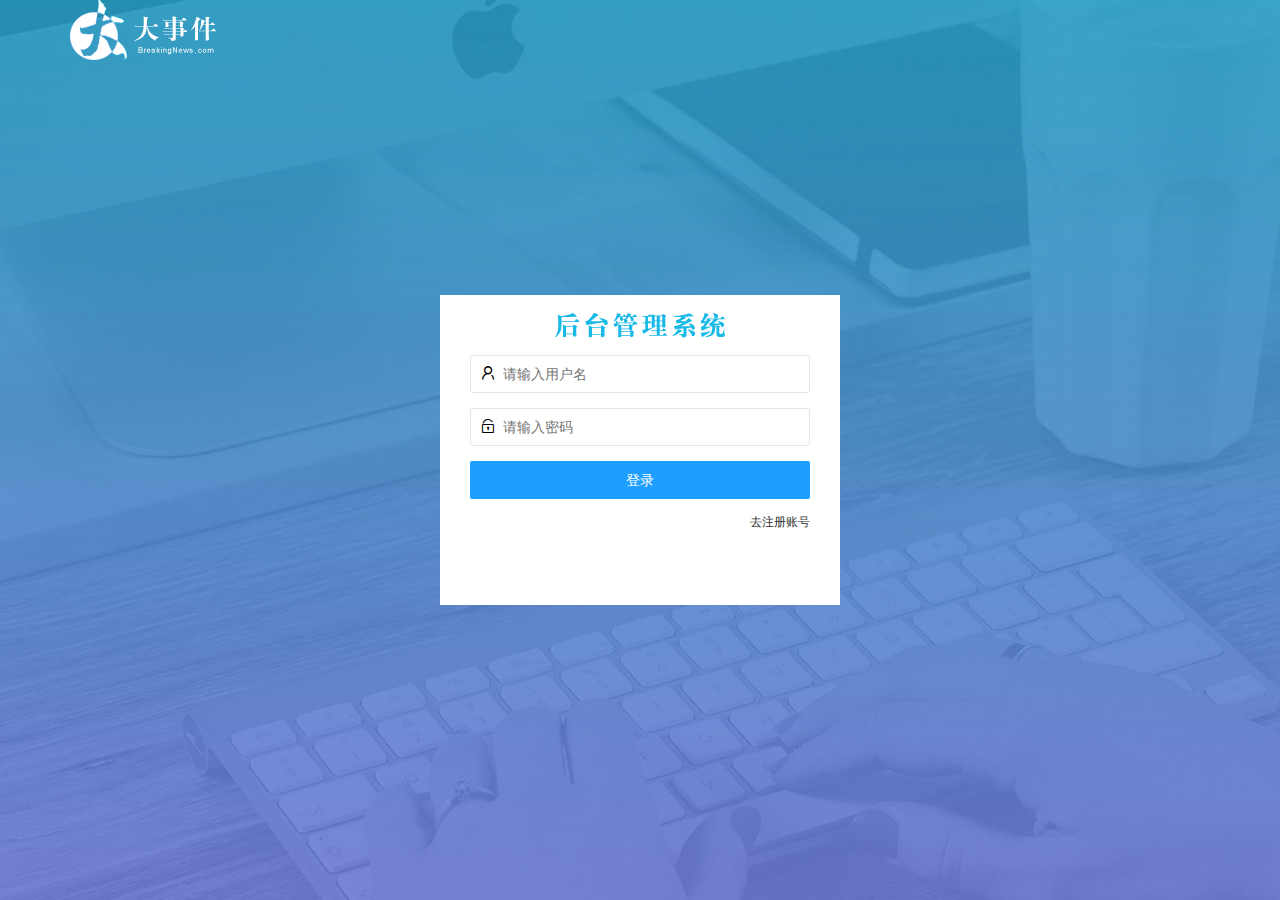
<file: login.html>
<!DOCTYPE html>
<html lang="en">

<head>
    <meta charset="UTF-8">
    <meta http-equiv="X-UA-Compatible" content="IE=edge">
    <meta name="viewport" content="width=device-width, initial-scale=1.0">
    <title>大事件-登录/注册</title>
    <link rel="stylesheet" href="/assets/lib/layui/css/layui.css">
    <link rel="stylesheet" href="/assets/css/login.css">
</head>

<body>
    <div class="layui-main">
        <img src="/assets/images/logo.png" alt="">
    </div>

    <!-- 登录注册区域 -->
    <div class="loginAndRegBox">
        <div class="title-box"></div>
        <!-- 登录的div -->
        <div class="login-box">
            <!-- 登陆的表单 -->
            <form class="layui-form" id="form_login">
                <!-- 用户名 -->
                <div class="layui-form-item">
                    <i class="layui-icon layui-icon-username"></i>
                    <input type="text" name="username" required lay-verify="required" placeholder="请输入用户名" autocomplete="off" class="layui-input">
                </div>
                <!-- 密码 -->
                <div class="layui-form-item">
                    <i class="layui-icon layui-icon-password"></i>
                    <input type="text" name="password" required lay-verify="required|pwd" placeholder="请输入密码" autocomplete="off" class="layui-input">
                </div>
                <!-- 登录按钮 -->
                <div class="layui-form-item">
                    <!-- 有lay-submit属性 -->
                    <button class="layui-btn layui-btn-fluid layui-btn-normal" lay-submit>登录</button>
                </div>

                <div class="layui-form-item links">
                    <a href="javascript:;" id="link_reg">去注册账号</a>
                </div>
            </form>

        </div>
        <!-- 注册的div -->
        <div class="reg-box">
            <!-- 注册的表单 -->
            <form class="layui-form" id="form_reg">
                <!-- 用户名 -->
                <div class="layui-form-item">
                    <i class="layui-icon layui-icon-username"></i>
                    <input type="text" name="username" required lay-verify="required" placeholder="请输入用户名" autocomplete="off" class="layui-input">
                </div>
                <!-- 密码 -->
                <div class="layui-form-item">
                    <i class="layui-icon layui-icon-password"></i>
                    <input type="text" name="password" required lay-verify="required|pwd" placeholder="请输入密码" autocomplete="off" class="layui-input">
                </div>
                <!-- 密码确认 -->
                <div class="layui-form-item">
                    <i class="layui-icon layui-icon-password"></i>
                    <input type="text" name="password" required lay-verify="required|pwd|repwd" placeholder="再次确认密码" autocomplete="off" class="layui-input">
                </div>
                <!-- 注册按钮 -->
                <div class="layui-form-item">
                    <!-- 有lay-submit属性 -->
                    <button class="layui-btn layui-btn-fluid layui-btn-normal" lay-submit>注册</button>
                </div>

                <div class="layui-form-item links">
                    <a href="javascript:;" id="link_login">去登录账号</a>

                </div>
            </form>
        </div>
    </div>

    <script src="/assets/lib/layui/layui.all.js"></script>
    <script src="/assets/lib/jquery.js"></script>
    <script src="/assets/js/baseAPI.js"></script>
    <script src="/assets/js/login.js"></script>
</body>

</html>
</file>
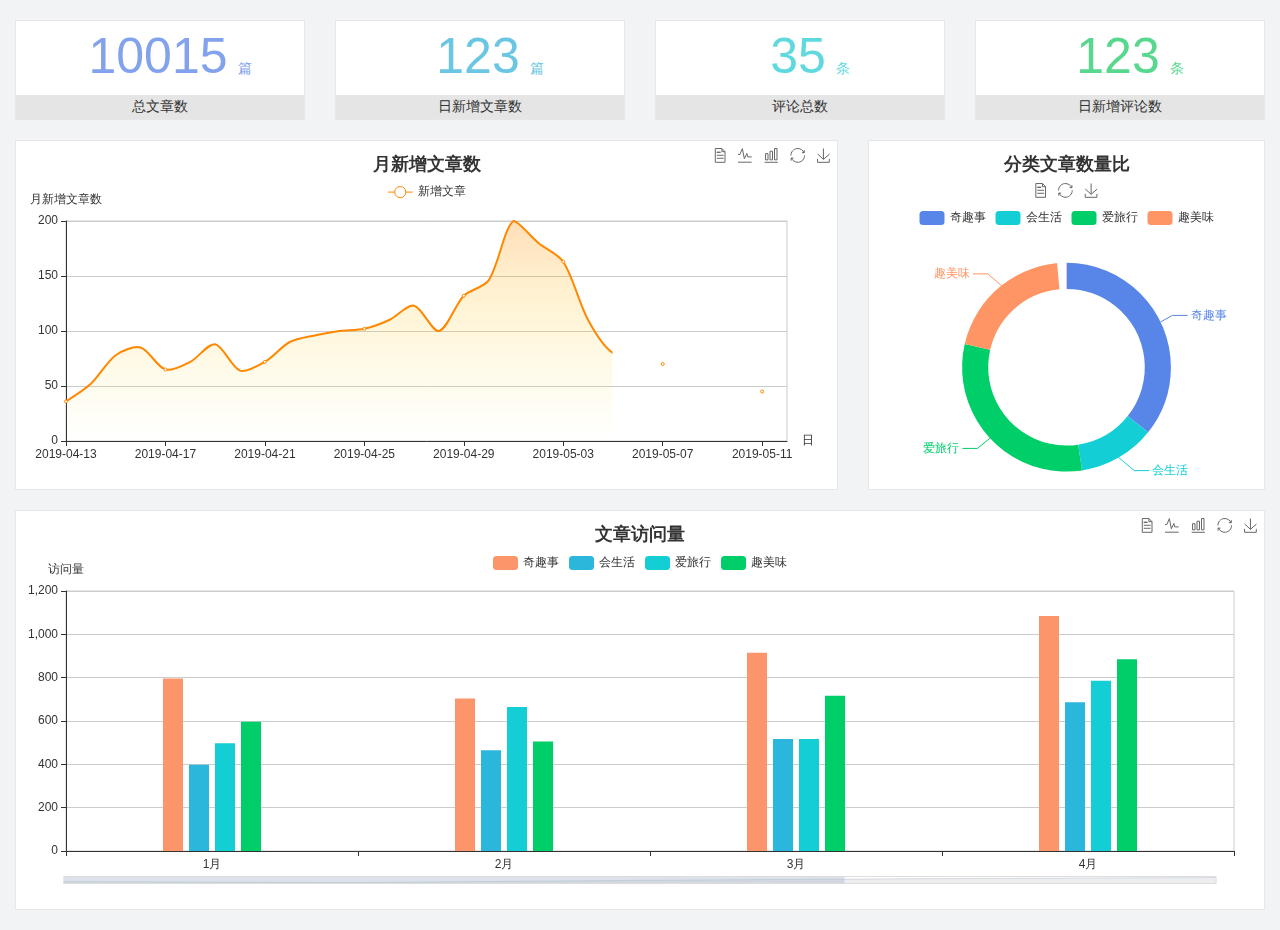
<file: home/dashboard.html>
<!DOCTYPE html>
<html lang="en">

<head>
  <meta charset="UTF-8">
  <meta name="viewport" content="width=device-width, initial-scale=1.0">
  <meta http-equiv="X-UA-Compatible" content="ie=edge">
  <title>图表统计</title>
  <link rel="stylesheet" href="../../assets/lib/bootstrap.css" />
  <link rel="stylesheet" href="../../assets/lib/main.css" />
  <script src="../../assets/lib/jquery.js"></script>
  <script type="text/javascript" src="../../assets/lib/echarts.min.js"></script>
</head>

<body>
  <div class="container-fluid">
    <div class="row spannel_list">
      <div class="col-sm-3 col-xs-6">
        <div class="spannel">
          <em>10015</em><span>篇</span>
          <b>总文章数</b>
        </div>
      </div>
      <div class="col-sm-3 col-xs-6">
        <div class="spannel scolor01">
          <em>123</em><span>篇</span>
          <b>日新增文章数</b>
        </div>
      </div>
      <div class="col-sm-3 col-xs-6">
        <div class="spannel scolor02">
          <em>35</em><span>条</span>
          <b>评论总数</b>
        </div>
      </div>
      <div class="col-sm-3 col-xs-6">
        <div class="spannel scolor03">
          <em>123</em><span>条</span>
          <b>日新增评论数</b>
        </div>
      </div>
    </div>
  </div>

  <div class="container-fluid">
    <div class="row curve-pie">
      <div class="col-lg-8 col-md-8">
        <div class="gragh_pannel" id="curve_show"></div>
      </div>
      <div class="col-lg-4 col-md-4">
        <div class="gragh_pannel" id="pie_show"></div>
      </div>
    </div>
  </div>

  <div class="container-fluid">
    <div class="column_pannel" id="column_show"></div>
  </div>

  <script>
    var oChart = echarts.init(document.getElementById('curve_show'));
    var aList_all = [
      { 'count': 36, 'date': '2019-04-13' },
      { 'count': 52, 'date': '2019-04-14' },
      { 'count': 78, 'date': '2019-04-15' },
      { 'count': 85, 'date': '2019-04-16' },
      { 'count': 65, 'date': '2019-04-17' },
      { 'count': 72, 'date': '2019-04-18' },
      { 'count': 88, 'date': '2019-04-19' },
      { 'count': 64, 'date': '2019-04-20' },
      { 'count': 72, 'date': '2019-04-21' },
      { 'count': 90, 'date': '2019-04-22' },
      { 'count': 96, 'date': '2019-04-23' },
      { 'count': 100, 'date': '2019-04-24' },
      { 'count': 102, 'date': '2019-04-25' },
      { 'count': 110, 'date': '2019-04-26' },
      { 'count': 123, 'date': '2019-04-27' },
      { 'count': 100, 'date': '2019-04-28' },
      { 'count': 132, 'date': '2019-04-29' },
      { 'count': 146, 'date': '2019-04-30' },
      { 'count': 200, 'date': '2019-05-01' },
      { 'count': 180, 'date': '2019-05-02' },
      { 'count': 163, 'date': '2019-05-03' },
      { 'count': 110, 'date': '2019-05-04' },
      { 'count': 80, 'date': '2019-05-05' },
      { 'count': 82, 'date': '2019-05-06' },
      { 'count': 70, 'date': '2019-05-07' },
      { 'count': 65, 'date': '2019-05-08' },
      { 'count': 54, 'date': '2019-05-09' },
      { 'count': 40, 'date': '2019-05-10' },
      { 'count': 45, 'date': '2019-05-11' },
      { 'count': 38, 'date': '2019-05-12' },
    ];

    let aCount = [];
    let aDate = [];

    for (var i = 0; i < aList_all.length; i++) {
      aCount.push(aList_all[i].count);
      aDate.push(aList_all[i].date);
    }

    var chartopt = {
      title: {
        text: '月新增文章数',
        left: 'center',
        top: '10'
      },
      tooltip: {
        trigger: 'axis'
      },
      legend: {
        data: ['新增文章'],
        top: '40'
      },
      toolbox: {
        show: true,
        feature: {
          mark: { show: true },
          dataView: { show: true, readOnly: false },
          magicType: { show: true, type: ['line', 'bar'] },
          restore: { show: true },
          saveAsImage: { show: true }
        }
      },
      calculable: true,
      xAxis: [
        {
          name: '日',
          type: 'category',
          boundaryGap: false,
          data: aDate
        }
      ],
      yAxis: [
        {
          name: '月新增文章数',
          type: 'value'
        }
      ],
      series: [
        {
          name: '新增文章',
          type: 'line',
          smooth: true,
          itemStyle: { normal: { areaStyle: { type: 'default' }, color: '#f80' }, lineStyle: { color: '#f80' } },
          data: aCount
        }],
      areaStyle: {
        normal: {
          color: new echarts.graphic.LinearGradient(0, 0, 0, 1, [{
            offset: 0,
            color: 'rgba(255,136,0,0.39)'
          }, {
            offset: .34,
            color: 'rgba(255,180,0,0.25)'
          }, {
            offset: 1,
            color: 'rgba(255,222,0,0.00)'
          }])

        }
      },
      grid: {
        show: true,
        x: 50,
        x2: 50,
        y: 80,
        height: 220
      }
    };

    oChart.setOption(chartopt);


    var oPie = echarts.init(document.getElementById('pie_show'));
    var oPieopt =
    {
      title: {
        top: 10,
        text: '分类文章数量比',
        x: 'center'
      },
      tooltip: {
        trigger: 'item',
        formatter: "{a} <br/>{b} : {c} ({d}%)"
      },
      color: ['#5885e8', '#13cfd5', '#00ce68', '#ff9565'],
      legend: {
        x: 'center',
        top: 65,
        data: ['奇趣事', '会生活', '爱旅行', '趣美味']
      },
      toolbox: {
        show: true,
        x: 'center',
        top: 35,
        feature: {
          mark: { show: true },
          dataView: { show: true, readOnly: false },
          magicType: {
            show: true,
            type: ['pie', 'funnel'],
            option: {
              funnel: {
                x: '25%',
                width: '50%',
                funnelAlign: 'left',
                max: 1548
              }
            }
          },
          restore: { show: true },
          saveAsImage: { show: true }
        }
      },
      calculable: true,
      series: [
        {
          name: '访问来源',
          type: 'pie',
          radius: ['45%', '60%'],
          center: ['50%', '65%'],
          data: [
            { value: 300, name: '奇趣事' },
            { value: 100, name: '会生活' },
            { value: 260, name: '爱旅行' },
            { value: 180, name: '趣美味' }
          ]
        }
      ]
    };
    oPie.setOption(oPieopt);



    var oColumn = this.echarts.init(document.getElementById('column_show'));
    var oColumnopt =
    {
      title: {
        text: '文章访问量',
        left: 'center',
        top: '10'
      },
      tooltip: {
        trigger: 'axis'
      },
      legend: {
        data: ['奇趣事', '会生活', '爱旅行', '趣美味'],
        top: '40'
      },
      toolbox: {
        show: true,
        feature: {
          mark: { show: true },
          dataView: { show: true, readOnly: false },
          magicType: { show: true, type: ['line', 'bar'] },
          restore: { show: true },
          saveAsImage: { show: true }
        }
      },
      calculable: true,
      xAxis: [
        {
          type: 'category',
          data: ['1月', '2月', '3月', '4月', '5月']
        }
      ],
      yAxis: [
        {
          name: '访问量',
          type: 'value'
        }
      ],
      series: [
        {
          name: '奇趣事',
          type: 'bar',
          barWidth: 20,
          itemStyle: {
            normal: { areaStyle: { type: 'default' }, color: '#fd956a' }
          },
          data: [800, 708, 920, 1090, 1200]
        },
        {
          name: '会生活',
          type: 'bar',
          barWidth: 20,
          itemStyle: {
            normal: { areaStyle: { type: 'default' }, color: '#2bb6db' }
          },
          data: [400, 468, 520, 690, 800]
        },
        {
          name: '爱旅行',
          type: 'bar',
          barWidth: 20,
          itemStyle: {
            normal: { areaStyle: { type: 'default' }, color: '#13cfd5' }
          },
          data: [500, 668, 520, 790, 900]
        },
        {
          name: '趣美味',
          type: 'bar',
          barWidth: 20,
          itemStyle: {
            normal: { areaStyle: { type: 'default' }, color: '#00ce68' }
          },
          data: [600, 508, 720, 890, 1000]
        }
      ],
      grid: {
        show: true,
        x: 50,
        x2: 30,
        y: 80,
        height: 260
      },
      dataZoom: [//给x轴设置滚动条
        {
          start: 0,//默认为0
          end: 100 - 1000 / 31,//默认为100
          type: 'slider',
          show: true,
          xAxisIndex: [0],
          handleSize: 0,//滑动条的 左右2个滑动条的大小
          height: 8,//组件高度
          left: 45, //左边的距离
          right: 50,//右边的距离
          bottom: 26,//右边的距离
          handleColor: '#ddd',//h滑动图标的颜色
          handleStyle: {
            borderColor: "#cacaca",
            borderWidth: "1",
            shadowBlur: 2,
            background: "#ddd",
            shadowColor: "#ddd",
          }
        }]
    };
    oColumn.setOption(oColumnopt);
  </script>
</body>

</html>
</file>
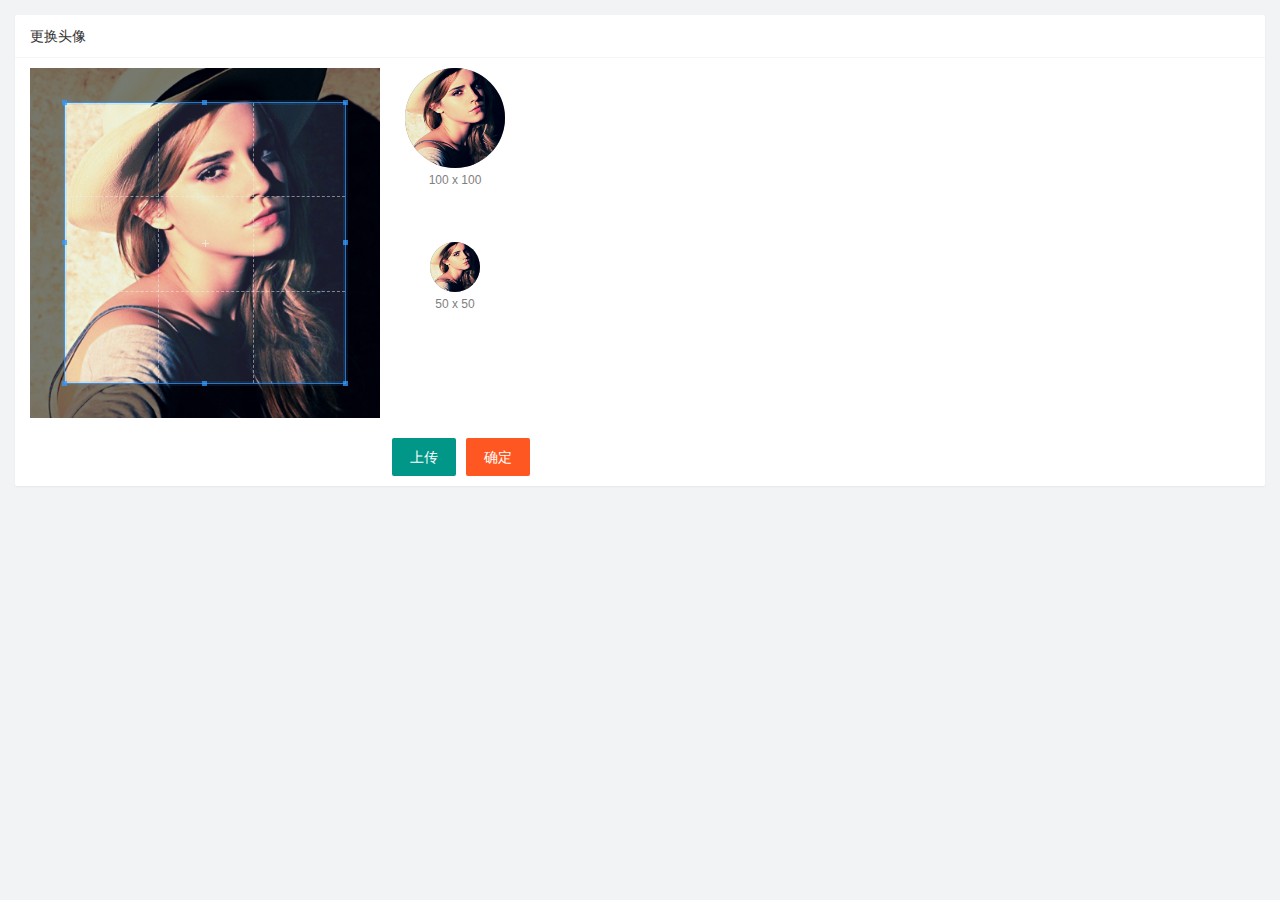
<file: user/user_avatar.html>
<!DOCTYPE html>
<html lang="en">

<head>
    <meta charset="UTF-8">
    <meta http-equiv="X-UA-Compatible" content="IE=edge">
    <meta name="viewport" content="width=device-width, initial-scale=1.0">
    <title>Document</title>
    <link rel="stylesheet" href="/assets/lib/cropper/cropper.css" />
    <link rel="stylesheet" href="/assets/lib/layui/css/layui.css">
    <link rel="stylesheet" href="/assets/css/user/user_avatar.css">

</head>

<body>
    <!-- 卡片区域 -->
    <div class="layui-card">
        <div class="layui-card-header">更换头像</div>
        <div class="layui-card-body">
            <!-- 第一行的图片裁剪和预览区域 -->
            <div class="row1">
                <!-- 图片裁剪区域 -->
                <div class="cropper-box">
                    <!-- 这个 img 标签很重要，将来会把它初始化为裁剪区域 -->
                    <img id="image" src="/assets/images/sample.jpg" />
                </div>
                <!-- 图片的预览区域 -->
                <div class="preview-box">
                    <div>
                        <!-- 宽高为 100px 的预览区域 -->
                        <div class="img-preview w100"></div>
                        <p class="size">100 x 100</p>
                    </div>
                    <div>
                        <!-- 宽高为 50px 的预览区域 -->
                        <div class="img-preview w50"></div>
                        <p class="size">50 x 50</p>
                    </div>
                </div>
            </div>

            <!-- 第二行的按钮区域 -->
            <div class="row2">
                <input type="file" id="file" accept="image/png,image/jpeg" />
                <button type="button" class="layui-btn" id="btnChooseImage">上传</button>
                <button type="button" class="layui-btn layui-btn-danger" id="btnUpload">确定</button>
            </div>
        </div>
    </div>

    <script src="/assets/lib/layui/layui.all.js"></script>
    <script src="/assets/lib/jquery.js"></script>
    <script src="/assets/lib/cropper/Cropper.js"></script>
    <script src="/assets/lib/cropper/jquery-cropper.js"></script>
    <script src="/assets/js/baseAPI.js"></script>
    <script src="/assets/js/user/user_avatar.js"></script>
</body>

</html>
</file>
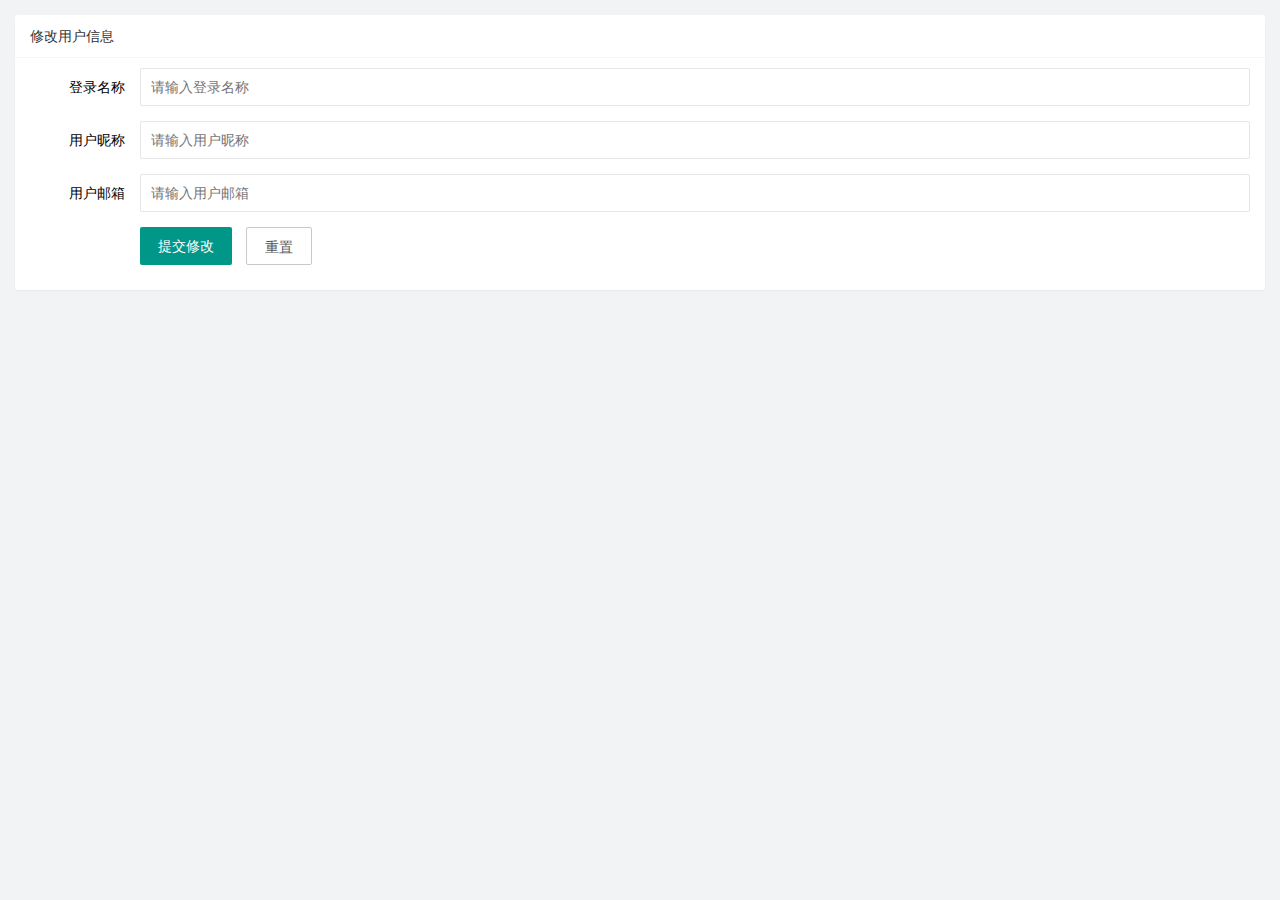
<file: user/user_info.html>
<!DOCTYPE html>
<html lang="en">

<head>
    <meta charset="UTF-8">
    <meta http-equiv="X-UA-Compatible" content="IE=edge">
    <meta name="viewport" content="width=device-width, initial-scale=1.0">
    <title>Document</title>
    <link rel="stylesheet" href="/assets/lib/layui/css/layui.css" />
    <link rel="stylesheet" href="/assets/css/user/user_info.css">
</head>

<body>
    <!-- 卡片区域 -->
    <div class="layui-card">
        <div class="layui-card-header">修改用户信息</div>
        <div class="layui-card-body">
            <!-- form 表单区域 -->
            <form class="layui-form" lay-filter="formUserInfo">
                <!-- 这是隐藏域 -->
                <input type="hidden" name="id" value="" />
                <div class="layui-form-item">
                    <label class="layui-form-label">登录名称</label>
                    <div class="layui-input-block">
                        <input type="text" name="username" required lay-verify="required" placeholder="请输入登录名称" autocomplete="off" class="layui-input" readonly />
                    </div>
                </div>
                <div class="layui-form-item">
                    <label class="layui-form-label">用户昵称</label>
                    <div class="layui-input-block">
                        <input type="text" name="nickname" required lay-verify="required|nickname" placeholder="请输入用户昵称" autocomplete="off" class="layui-input" />
                    </div>
                </div>
                <div class="layui-form-item">
                    <label class="layui-form-label">用户邮箱</label>
                    <div class="layui-input-block">
                        <input type="text" name="email" required lay-verify="required|email" placeholder="请输入用户邮箱" autocomplete="off" class="layui-input" />
                    </div>
                </div>
                <div class="layui-form-item">
                    <div class="layui-input-block">
                        <button class="layui-btn" lay-submit lay-filter="formDemo">提交修改</button>
                        <button type="reset" class="layui-btn layui-btn-primary" id="btnReset">重置</button>
                    </div>
                </div>
            </form>
        </div>
    </div>

    <!-- 导入 layui 的 js -->
    <script src="/assets/lib/layui/layui.all.js"></script>
    <!-- 导入 jquery -->
    <script src="/assets/lib/jquery.js"></script>
    <script src="/assets/js/baseAPI.js"></script>
    <!-- 导入自己的 js -->
    <script src="/assets/js/user/user_info.js"></script>
</body>

</html>
</file>
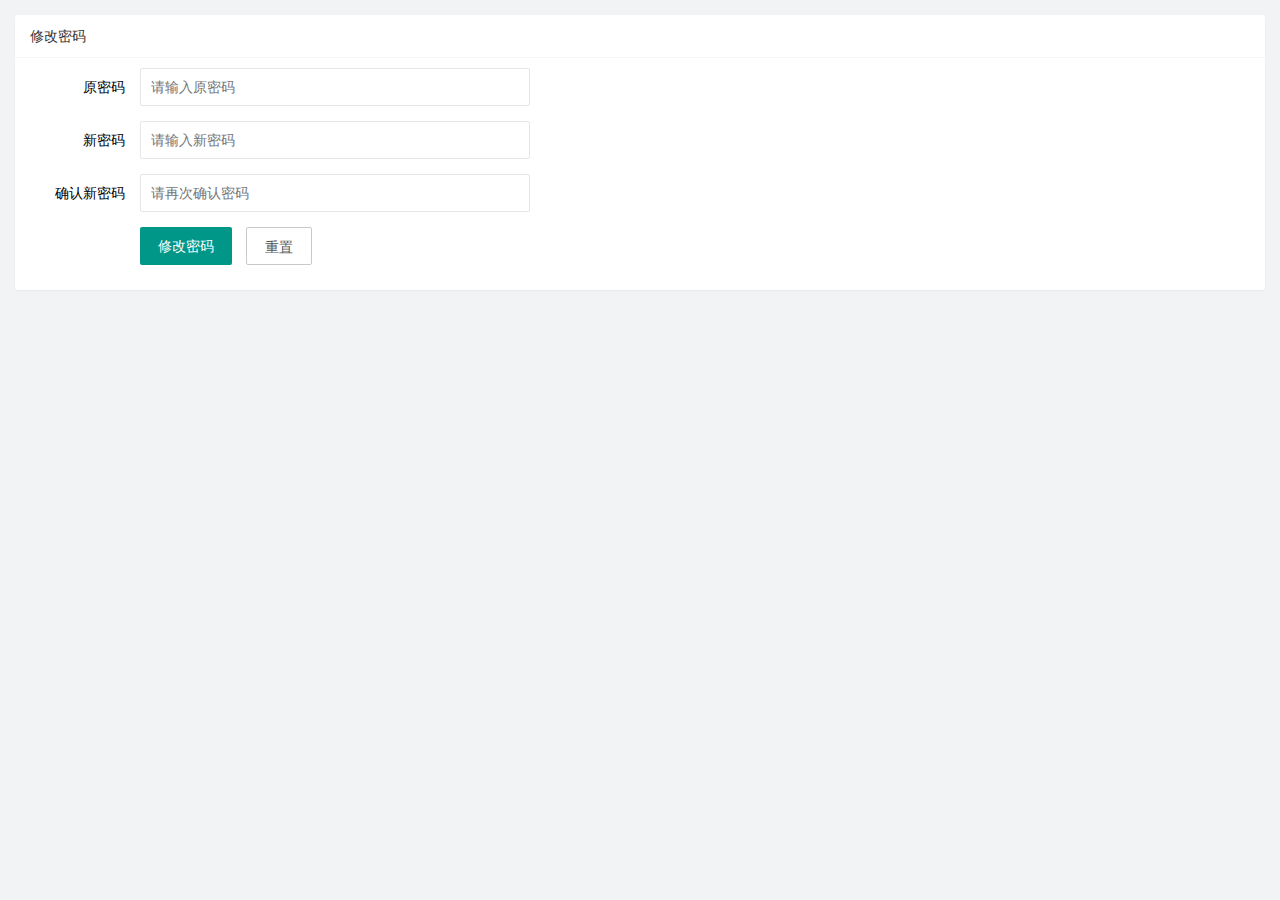
<file: user/user_pwd.html>
<!DOCTYPE html>
<html lang="en">

<head>
    <meta charset="UTF-8" />
    <meta name="viewport" content="width=device-width, initial-scale=1.0" />
    <title>Document</title>
    <link rel="stylesheet" href="/assets/lib/layui/css/layui.css" />
    <link rel="stylesheet" href="/assets/css/user/user_pwd.css" />
</head>

<body>
    <!-- 卡片区域 -->
    <div class="layui-card">
        <div class="layui-card-header">修改密码</div>
        <div class="layui-card-body">
            <form class="layui-form">
                <div class="layui-form-item">
                    <label class="layui-form-label">原密码</label>
                    <div class="layui-input-block">
                        <input type="password" name="oldPwd" required lay-verify="required|pwd" placeholder="请输入原密码" autocomplete="off" class="layui-input" />
                    </div>
                </div>
                <div class="layui-form-item">
                    <label class="layui-form-label">新密码</label>
                    <div class="layui-input-block">
                        <input type="password" name="newPwd" required lay-verify="required|pwd|samePwd" placeholder="请输入新密码" autocomplete="off" class="layui-input" />
                    </div>
                </div>
                <div class="layui-form-item">
                    <label class="layui-form-label">确认新密码</label>
                    <div class="layui-input-block">
                        <input type="password" name="rePwd" required lay-verify="required|pwd|rePwd" placeholder="请再次确认密码" autocomplete="off" class="layui-input" />
                    </div>
                </div>
                <div class="layui-form-item">
                    <div class="layui-input-block">
                        <button class="layui-btn" lay-submit lay-filter="formDemo">修改密码</button>
                        <button type="reset" class="layui-btn layui-btn-primary">重置</button>
                    </div>
                </div>
            </form>
        </div>
    </div>
    <!-- 导入 layui 的 js -->
    <script src="/assets/lib/layui/layui.all.js"></script>
    <!-- 导入 jQuery -->
    <script src="/assets/lib/jquery.js"></script>
    <!-- 导入 baseAPI -->
    <script src="/assets/js/baseAPI.js"></script>
    <!-- 导入自己的 js -->
    <script src="/assets/js/user/user_pwd.js"></script>
</body>

</html>
</file>
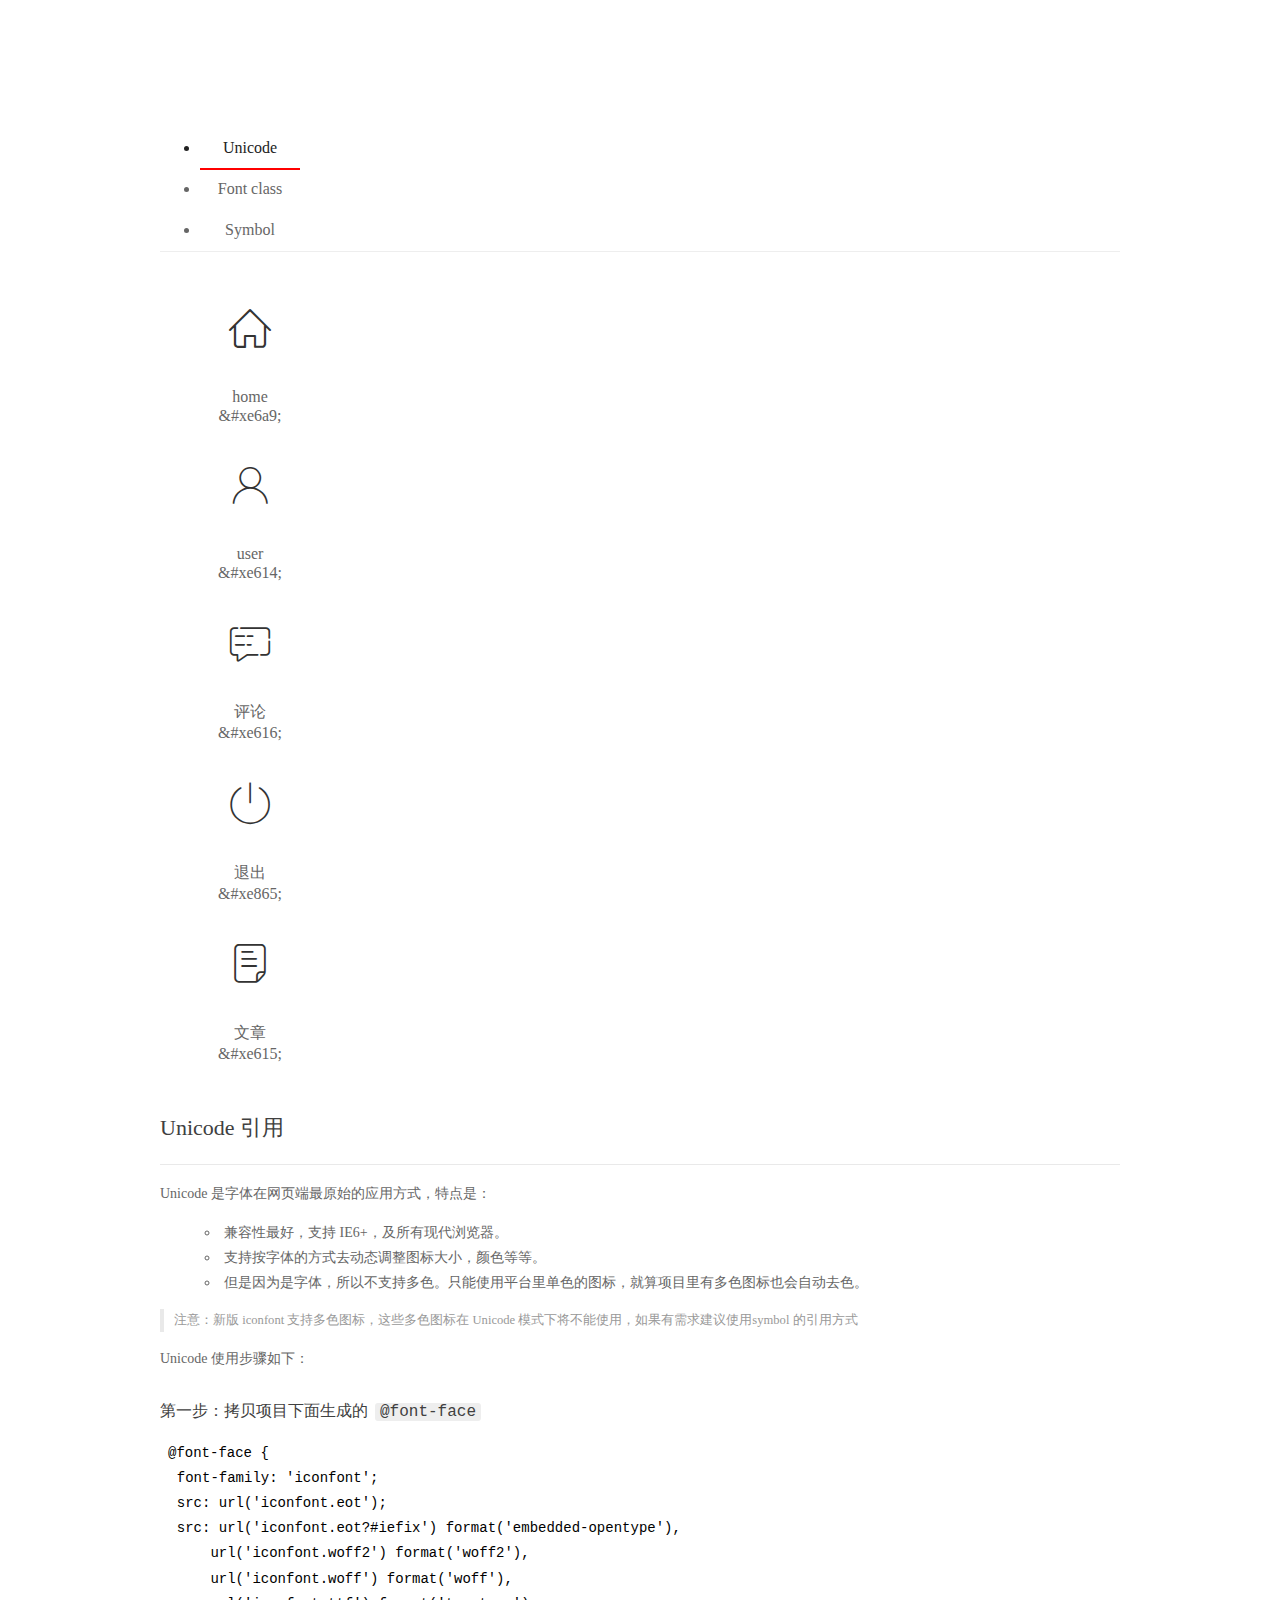
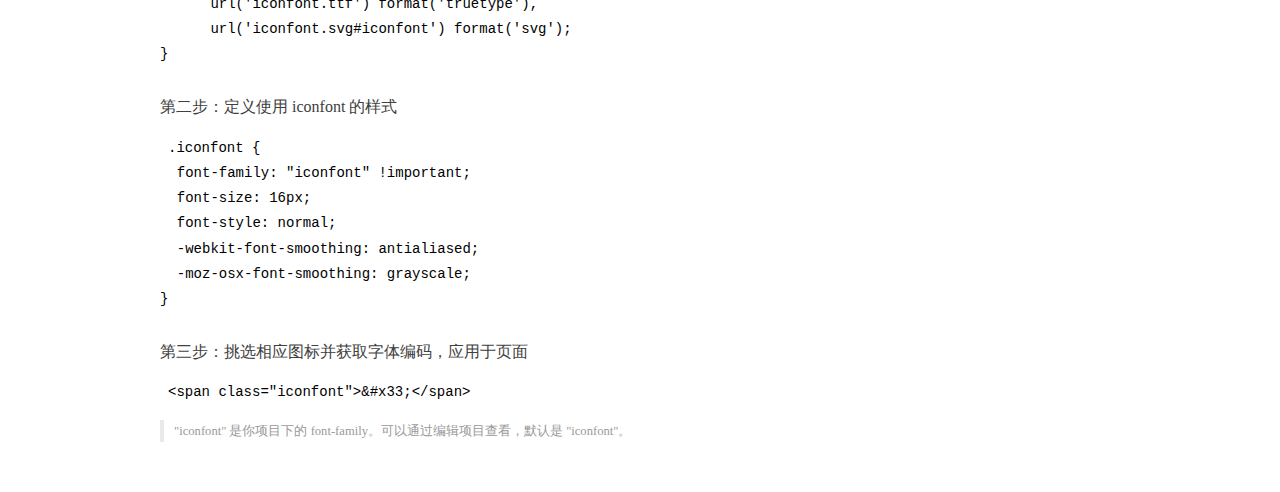
<file: assets/fonts/demo_index.html>
<!DOCTYPE html>
<html>
<head>
  <meta charset="utf-8"/>
  <title>IconFont Demo</title>
  <link rel="shortcut icon" href="https://gtms04.alicdn.com/tps/i4/TB1_oz6GVXXXXaFXpXXJDFnIXXX-64-64.ico" type="image/x-icon"/>
  <link rel="stylesheet" href="https://g.alicdn.com/thx/cube/1.3.2/cube.min.css">
  <link rel="stylesheet" href="demo.css">
  <link rel="stylesheet" href="iconfont.css">
  <script src="iconfont.js"></script>
  <!-- jQuery -->
  <script src="https://a1.alicdn.com/oss/uploads/2018/12/26/7bfddb60-08e8-11e9-9b04-53e73bb6408b.js"></script>
  <!-- 代码高亮 -->
  <script src="https://a1.alicdn.com/oss/uploads/2018/12/26/a3f714d0-08e6-11e9-8a15-ebf944d7534c.js"></script>
</head>
<body>
  <div class="main">
    <h1 class="logo"><a href="https://www.iconfont.cn/" title="iconfont 首页" target="_blank">&#xe86b;</a></h1>
    <div class="nav-tabs">
      <ul id="tabs" class="dib-box">
        <li class="dib active"><span>Unicode</span></li>
        <li class="dib"><span>Font class</span></li>
        <li class="dib"><span>Symbol</span></li>
      </ul>
      
    </div>
    <div class="tab-container">
      <div class="content unicode" style="display: block;">
          <ul class="icon_lists dib-box">
          
            <li class="dib">
              <span class="icon iconfont">&#xe6a9;</span>
                <div class="name">home</div>
                <div class="code-name">&amp;#xe6a9;</div>
              </li>
          
            <li class="dib">
              <span class="icon iconfont">&#xe614;</span>
                <div class="name">user</div>
                <div class="code-name">&amp;#xe614;</div>
              </li>
          
            <li class="dib">
              <span class="icon iconfont">&#xe616;</span>
                <div class="name">评论</div>
                <div class="code-name">&amp;#xe616;</div>
              </li>
          
            <li class="dib">
              <span class="icon iconfont">&#xe865;</span>
                <div class="name">退出</div>
                <div class="code-name">&amp;#xe865;</div>
              </li>
          
            <li class="dib">
              <span class="icon iconfont">&#xe615;</span>
                <div class="name">文章</div>
                <div class="code-name">&amp;#xe615;</div>
              </li>
          
          </ul>
          <div class="article markdown">
          <h2 id="unicode-">Unicode 引用</h2>
          <hr>

          <p>Unicode 是字体在网页端最原始的应用方式，特点是：</p>
          <ul>
            <li>兼容性最好，支持 IE6+，及所有现代浏览器。</li>
            <li>支持按字体的方式去动态调整图标大小，颜色等等。</li>
            <li>但是因为是字体，所以不支持多色。只能使用平台里单色的图标，就算项目里有多色图标也会自动去色。</li>
          </ul>
          <blockquote>
            <p>注意：新版 iconfont 支持多色图标，这些多色图标在 Unicode 模式下将不能使用，如果有需求建议使用symbol 的引用方式</p>
          </blockquote>
          <p>Unicode 使用步骤如下：</p>
          <h3 id="-font-face">第一步：拷贝项目下面生成的 <code>@font-face</code></h3>
<pre><code class="language-css"
>@font-face {
  font-family: 'iconfont';
  src: url('iconfont.eot');
  src: url('iconfont.eot?#iefix') format('embedded-opentype'),
      url('iconfont.woff2') format('woff2'),
      url('iconfont.woff') format('woff'),
      url('iconfont.ttf') format('truetype'),
      url('iconfont.svg#iconfont') format('svg');
}
</code></pre>
          <h3 id="-iconfont-">第二步：定义使用 iconfont 的样式</h3>
<pre><code class="language-css"
>.iconfont {
  font-family: "iconfont" !important;
  font-size: 16px;
  font-style: normal;
  -webkit-font-smoothing: antialiased;
  -moz-osx-font-smoothing: grayscale;
}
</code></pre>
          <h3 id="-">第三步：挑选相应图标并获取字体编码，应用于页面</h3>
<pre>
<code class="language-html"
>&lt;span class="iconfont"&gt;&amp;#x33;&lt;/span&gt;
</code></pre>
          <blockquote>
            <p>"iconfont" 是你项目下的 font-family。可以通过编辑项目查看，默认是 "iconfont"。</p>
          </blockquote>
          </div>
      </div>
      <div class="content font-class">
        <ul class="icon_lists dib-box">
          
          <li class="dib">
            <span class="icon iconfont icon-home"></span>
            <div class="name">
              home
            </div>
            <div class="code-name">.icon-home
            </div>
          </li>
          
          <li class="dib">
            <span class="icon iconfont icon-user"></span>
            <div class="name">
              user
            </div>
            <div class="code-name">.icon-user
            </div>
          </li>
          
          <li class="dib">
            <span class="icon iconfont icon-pinglun"></span>
            <div class="name">
              评论
            </div>
            <div class="code-name">.icon-pinglun
            </div>
          </li>
          
          <li class="dib">
            <span class="icon iconfont icon-tuichu"></span>
            <div class="name">
              退出
            </div>
            <div class="code-name">.icon-tuichu
            </div>
          </li>
          
          <li class="dib">
            <span class="icon iconfont icon-16"></span>
            <div class="name">
              文章
            </div>
            <div class="code-name">.icon-16
            </div>
          </li>
          
        </ul>
        <div class="article markdown">
        <h2 id="font-class-">font-class 引用</h2>
        <hr>

        <p>font-class 是 Unicode 使用方式的一种变种，主要是解决 Unicode 书写不直观，语意不明确的问题。</p>
        <p>与 Unicode 使用方式相比，具有如下特点：</p>
        <ul>
          <li>兼容性良好，支持 IE8+，及所有现代浏览器。</li>
          <li>相比于 Unicode 语意明确，书写更直观。可以很容易分辨这个 icon 是什么。</li>
          <li>因为使用 class 来定义图标，所以当要替换图标时，只需要修改 class 里面的 Unicode 引用。</li>
          <li>不过因为本质上还是使用的字体，所以多色图标还是不支持的。</li>
        </ul>
        <p>使用步骤如下：</p>
        <h3 id="-fontclass-">第一步：引入项目下面生成的 fontclass 代码：</h3>
<pre><code class="language-html">&lt;link rel="stylesheet" href="./iconfont.css"&gt;
</code></pre>
        <h3 id="-">第二步：挑选相应图标并获取类名，应用于页面：</h3>
<pre><code class="language-html">&lt;span class="iconfont icon-xxx"&gt;&lt;/span&gt;
</code></pre>
        <blockquote>
          <p>"
            iconfont" 是你项目下的 font-family。可以通过编辑项目查看，默认是 "iconfont"。</p>
        </blockquote>
      </div>
      </div>
      <div class="content symbol">
          <ul class="icon_lists dib-box">
          
            <li class="dib">
                <svg class="icon svg-icon" aria-hidden="true">
                  <use xlink:href="#icon-home"></use>
                </svg>
                <div class="name">home</div>
                <div class="code-name">#icon-home</div>
            </li>
          
            <li class="dib">
                <svg class="icon svg-icon" aria-hidden="true">
                  <use xlink:href="#icon-user"></use>
                </svg>
                <div class="name">user</div>
                <div class="code-name">#icon-user</div>
            </li>
          
            <li class="dib">
                <svg class="icon svg-icon" aria-hidden="true">
                  <use xlink:href="#icon-pinglun"></use>
                </svg>
                <div class="name">评论</div>
                <div class="code-name">#icon-pinglun</div>
            </li>
          
            <li class="dib">
                <svg class="icon svg-icon" aria-hidden="true">
                  <use xlink:href="#icon-tuichu"></use>
                </svg>
                <div class="name">退出</div>
                <div class="code-name">#icon-tuichu</div>
            </li>
          
            <li class="dib">
                <svg class="icon svg-icon" aria-hidden="true">
                  <use xlink:href="#icon-16"></use>
                </svg>
                <div class="name">文章</div>
                <div class="code-name">#icon-16</div>
            </li>
          
          </ul>
          <div class="article markdown">
          <h2 id="symbol-">Symbol 引用</h2>
          <hr>

          <p>这是一种全新的使用方式，应该说这才是未来的主流，也是平台目前推荐的用法。相关介绍可以参考这篇<a href="">文章</a>
            这种用法其实是做了一个 SVG 的集合，与另外两种相比具有如下特点：</p>
          <ul>
            <li>支持多色图标了，不再受单色限制。</li>
            <li>通过一些技巧，支持像字体那样，通过 <code>font-size</code>, <code>color</code> 来调整样式。</li>
            <li>兼容性较差，支持 IE9+，及现代浏览器。</li>
            <li>浏览器渲染 SVG 的性能一般，还不如 png。</li>
          </ul>
          <p>使用步骤如下：</p>
          <h3 id="-symbol-">第一步：引入项目下面生成的 symbol 代码：</h3>
<pre><code class="language-html">&lt;script src="./iconfont.js"&gt;&lt;/script&gt;
</code></pre>
          <h3 id="-css-">第二步：加入通用 CSS 代码（引入一次就行）：</h3>
<pre><code class="language-html">&lt;style&gt;
.icon {
  width: 1em;
  height: 1em;
  vertical-align: -0.15em;
  fill: currentColor;
  overflow: hidden;
}
&lt;/style&gt;
</code></pre>
          <h3 id="-">第三步：挑选相应图标并获取类名，应用于页面：</h3>
<pre><code class="language-html">&lt;svg class="icon" aria-hidden="true"&gt;
  &lt;use xlink:href="#icon-xxx"&gt;&lt;/use&gt;
&lt;/svg&gt;
</code></pre>
          </div>
      </div>

    </div>
  </div>
  <script>
  $(document).ready(function () {
      $('.tab-container .content:first').show()

      $('#tabs li').click(function (e) {
        var tabContent = $('.tab-container .content')
        var index = $(this).index()

        if ($(this).hasClass('active')) {
          return
        } else {
          $('#tabs li').removeClass('active')
          $(this).addClass('active')

          tabContent.hide().eq(index).fadeIn()
        }
      })
    })
  </script>
</body>
</html>
</file>
<file: assets/lib/layui/css/layui.css>
/** layui-v2.5.5 MIT License By https://www.layui.com */
 .layui-inline,img{display:inline-block;vertical-align:middle}h1,h2,h3,h4,h5,h6{font-weight:400}.layui-edge,.layui-header,.layui-inline,.layui-main{position:relative}.layui-body,.layui-edge,.layui-elip{overflow:hidden}.layui-btn,.layui-edge,.layui-inline,img{vertical-align:middle}.layui-btn,.layui-disabled,.layui-icon,.layui-unselect{-moz-user-select:none;-webkit-user-select:none;-ms-user-select:none}.layui-elip,.layui-form-checkbox span,.layui-form-pane .layui-form-label{text-overflow:ellipsis;white-space:nowrap}.layui-breadcrumb,.layui-tree-btnGroup{visibility:hidden}blockquote,body,button,dd,div,dl,dt,form,h1,h2,h3,h4,h5,h6,input,li,ol,p,pre,td,textarea,th,ul{margin:0;padding:0;-webkit-tap-highlight-color:rgba(0,0,0,0)}a:active,a:hover{outline:0}img{border:none}li{list-style:none}table{border-collapse:collapse;border-spacing:0}h4,h5,h6{font-size:100%}button,input,optgroup,option,select,textarea{font-family:inherit;font-size:inherit;font-style:inherit;font-weight:inherit;outline:0}pre{white-space:pre-wrap;white-space:-moz-pre-wrap;white-space:-pre-wrap;white-space:-o-pre-wrap;word-wrap:break-word}body{line-height:24px;font:14px Helvetica Neue,Helvetica,PingFang SC,Tahoma,Arial,sans-serif}hr{height:1px;margin:10px 0;border:0;clear:both}a{color:#333;text-decoration:none}a:hover{color:#777}a cite{font-style:normal;*cursor:pointer}.layui-border-box,.layui-border-box *{box-sizing:border-box}.layui-box,.layui-box *{box-sizing:content-box}.layui-clear{clear:both;*zoom:1}.layui-clear:after{content:'\20';clear:both;*zoom:1;display:block;height:0}.layui-inline{*display:inline;*zoom:1}.layui-edge{display:inline-block;width:0;height:0;border-width:6px;border-style:dashed;border-color:transparent}.layui-edge-top{top:-4px;border-bottom-color:#999;border-bottom-style:solid}.layui-edge-right{border-left-color:#999;border-left-style:solid}.layui-edge-bottom{top:2px;border-top-color:#999;border-top-style:solid}.layui-edge-left{border-right-color:#999;border-right-style:solid}.layui-disabled,.layui-disabled:hover{color:#d2d2d2!important;cursor:not-allowed!important}.layui-circle{border-radius:100%}.layui-show{display:block!important}.layui-hide{display:none!important}@font-face{font-family:layui-icon;src:url(../font/iconfont.eot?v=250);src:url(../font/iconfont.eot?v=250#iefix) format('embedded-opentype'),url(../font/iconfont.woff2?v=250) format('woff2'),url(../font/iconfont.woff?v=250) format('woff'),url(../font/iconfont.ttf?v=250) format('truetype'),url(../font/iconfont.svg?v=250#layui-icon) format('svg')}.layui-icon{font-family:layui-icon!important;font-size:16px;font-style:normal;-webkit-font-smoothing:antialiased;-moz-osx-font-smoothing:grayscale}.layui-icon-reply-fill:before{content:"\e611"}.layui-icon-set-fill:before{content:"\e614"}.layui-icon-menu-fill:before{content:"\e60f"}.layui-icon-search:before{content:"\e615"}.layui-icon-share:before{content:"\e641"}.layui-icon-set-sm:before{content:"\e620"}.layui-icon-engine:before{content:"\e628"}.layui-icon-close:before{content:"\1006"}.layui-icon-close-fill:before{content:"\1007"}.layui-icon-chart-screen:before{content:"\e629"}.layui-icon-star:before{content:"\e600"}.layui-icon-circle-dot:before{content:"\e617"}.layui-icon-chat:before{content:"\e606"}.layui-icon-release:before{content:"\e609"}.layui-icon-list:before{content:"\e60a"}.layui-icon-chart:before{content:"\e62c"}.layui-icon-ok-circle:before{content:"\1005"}.layui-icon-layim-theme:before{content:"\e61b"}.layui-icon-table:before{content:"\e62d"}.layui-icon-right:before{content:"\e602"}.layui-icon-left:before{content:"\e603"}.layui-icon-cart-simple:before{content:"\e698"}.layui-icon-face-cry:before{content:"\e69c"}.layui-icon-face-smile:before{content:"\e6af"}.layui-icon-survey:before{content:"\e6b2"}.layui-icon-tree:before{content:"\e62e"}.layui-icon-upload-circle:before{content:"\e62f"}.layui-icon-add-circle:before{content:"\e61f"}.layui-icon-download-circle:before{content:"\e601"}.layui-icon-templeate-1:before{content:"\e630"}.layui-icon-util:before{content:"\e631"}.layui-icon-face-surprised:before{content:"\e664"}.layui-icon-edit:before{content:"\e642"}.layui-icon-speaker:before{content:"\e645"}.layui-icon-down:before{content:"\e61a"}.layui-icon-file:before{content:"\e621"}.layui-icon-layouts:before{content:"\e632"}.layui-icon-rate-half:before{content:"\e6c9"}.layui-icon-add-circle-fine:before{content:"\e608"}.layui-icon-prev-circle:before{content:"\e633"}.layui-icon-read:before{content:"\e705"}.layui-icon-404:before{content:"\e61c"}.layui-icon-carousel:before{content:"\e634"}.layui-icon-help:before{content:"\e607"}.layui-icon-code-circle:before{content:"\e635"}.layui-icon-water:before{content:"\e636"}.layui-icon-username:before{content:"\e66f"}.layui-icon-find-fill:before{content:"\e670"}.layui-icon-about:before{content:"\e60b"}.layui-icon-location:before{content:"\e715"}.layui-icon-up:before{content:"\e619"}.layui-icon-pause:before{content:"\e651"}.layui-icon-date:before{content:"\e637"}.layui-icon-layim-uploadfile:before{content:"\e61d"}.layui-icon-delete:before{content:"\e640"}.layui-icon-play:before{content:"\e652"}.layui-icon-top:before{content:"\e604"}.layui-icon-friends:before{content:"\e612"}.layui-icon-refresh-3:before{content:"\e9aa"}.layui-icon-ok:before{content:"\e605"}.layui-icon-layer:before{content:"\e638"}.layui-icon-face-smile-fine:before{content:"\e60c"}.layui-icon-dollar:before{content:"\e659"}.layui-icon-group:before{content:"\e613"}.layui-icon-layim-download:before{content:"\e61e"}.layui-icon-picture-fine:before{content:"\e60d"}.layui-icon-link:before{content:"\e64c"}.layui-icon-diamond:before{content:"\e735"}.layui-icon-log:before{content:"\e60e"}.layui-icon-rate-solid:before{content:"\e67a"}.layui-icon-fonts-del:before{content:"\e64f"}.layui-icon-unlink:before{content:"\e64d"}.layui-icon-fonts-clear:before{content:"\e639"}.layui-icon-triangle-r:before{content:"\e623"}.layui-icon-circle:before{content:"\e63f"}.layui-icon-radio:before{content:"\e643"}.layui-icon-align-center:before{content:"\e647"}.layui-icon-align-right:before{content:"\e648"}.layui-icon-align-left:before{content:"\e649"}.layui-icon-loading-1:before{content:"\e63e"}.layui-icon-return:before{content:"\e65c"}.layui-icon-fonts-strong:before{content:"\e62b"}.layui-icon-upload:before{content:"\e67c"}.layui-icon-dialogue:before{content:"\e63a"}.layui-icon-video:before{content:"\e6ed"}.layui-icon-headset:before{content:"\e6fc"}.layui-icon-cellphone-fine:before{content:"\e63b"}.layui-icon-add-1:before{content:"\e654"}.layui-icon-face-smile-b:before{content:"\e650"}.layui-icon-fonts-html:before{content:"\e64b"}.layui-icon-form:before{content:"\e63c"}.layui-icon-cart:before{content:"\e657"}.layui-icon-camera-fill:before{content:"\e65d"}.layui-icon-tabs:before{content:"\e62a"}.layui-icon-fonts-code:before{content:"\e64e"}.layui-icon-fire:before{content:"\e756"}.layui-icon-set:before{content:"\e716"}.layui-icon-fonts-u:before{content:"\e646"}.layui-icon-triangle-d:before{content:"\e625"}.layui-icon-tips:before{content:"\e702"}.layui-icon-picture:before{content:"\e64a"}.layui-icon-more-vertical:before{content:"\e671"}.layui-icon-flag:before{content:"\e66c"}.layui-icon-loading:before{content:"\e63d"}.layui-icon-fonts-i:before{content:"\e644"}.layui-icon-refresh-1:before{content:"\e666"}.layui-icon-rmb:before{content:"\e65e"}.layui-icon-home:before{content:"\e68e"}.layui-icon-user:before{content:"\e770"}.layui-icon-notice:before{content:"\e667"}.layui-icon-login-weibo:before{content:"\e675"}.layui-icon-voice:before{content:"\e688"}.layui-icon-upload-drag:before{content:"\e681"}.layui-icon-login-qq:before{content:"\e676"}.layui-icon-snowflake:before{content:"\e6b1"}.layui-icon-file-b:before{content:"\e655"}.layui-icon-template:before{content:"\e663"}.layui-icon-auz:before{content:"\e672"}.layui-icon-console:before{content:"\e665"}.layui-icon-app:before{content:"\e653"}.layui-icon-prev:before{content:"\e65a"}.layui-icon-website:before{content:"\e7ae"}.layui-icon-next:before{content:"\e65b"}.layui-icon-component:before{content:"\e857"}.layui-icon-more:before{content:"\e65f"}.layui-icon-login-wechat:before{content:"\e677"}.layui-icon-shrink-right:before{content:"\e668"}.layui-icon-spread-left:before{content:"\e66b"}.layui-icon-camera:before{content:"\e660"}.layui-icon-note:before{content:"\e66e"}.layui-icon-refresh:before{content:"\e669"}.layui-icon-female:before{content:"\e661"}.layui-icon-male:before{content:"\e662"}.layui-icon-password:before{content:"\e673"}.layui-icon-senior:before{content:"\e674"}.layui-icon-theme:before{content:"\e66a"}.layui-icon-tread:before{content:"\e6c5"}.layui-icon-praise:before{content:"\e6c6"}.layui-icon-star-fill:before{content:"\e658"}.layui-icon-rate:before{content:"\e67b"}.layui-icon-template-1:before{content:"\e656"}.layui-icon-vercode:before{content:"\e679"}.layui-icon-cellphone:before{content:"\e678"}.layui-icon-screen-full:before{content:"\e622"}.layui-icon-screen-restore:before{content:"\e758"}.layui-icon-cols:before{content:"\e610"}.layui-icon-export:before{content:"\e67d"}.layui-icon-print:before{content:"\e66d"}.layui-icon-slider:before{content:"\e714"}.layui-icon-addition:before{content:"\e624"}.layui-icon-subtraction:before{content:"\e67e"}.layui-icon-service:before{content:"\e626"}.layui-icon-transfer:before{content:"\e691"}.layui-main{width:1140px;margin:0 auto}.layui-header{z-index:1000;height:60px}.layui-header a:hover{transition:all .5s;-webkit-transition:all .5s}.layui-side{position:fixed;left:0;top:0;bottom:0;z-index:999;width:200px;overflow-x:hidden}.layui-side-scroll{position:relative;width:220px;height:100%;overflow-x:hidden}.layui-body{position:absolute;left:200px;right:0;top:0;bottom:0;z-index:998;width:auto;overflow-y:auto;box-sizing:border-box}.layui-layout-body{overflow:hidden}.layui-layout-admin .layui-header{background-color:#23262E}.layui-layout-admin .layui-side{top:60px;width:200px;overflow-x:hidden}.layui-layout-admin .layui-body{position:fixed;top:60px;bottom:44px}.layui-layout-admin .layui-main{width:auto;margin:0 15px}.layui-layout-admin .layui-footer{position:fixed;left:200px;right:0;bottom:0;height:44px;line-height:44px;padding:0 15px;background-color:#eee}.layui-layout-admin .layui-logo{position:absolute;left:0;top:0;width:200px;height:100%;line-height:60px;text-align:center;color:#009688;font-size:16px}.layui-layout-admin .layui-header .layui-nav{background:0 0}.layui-layout-left{position:absolute!important;left:200px;top:0}.layui-layout-right{position:absolute!important;right:0;top:0}.layui-container{position:relative;margin:0 auto;padding:0 15px;box-sizing:border-box}.layui-fluid{position:relative;margin:0 auto;padding:0 15px}.layui-row:after,.layui-row:before{content:'';display:block;clear:both}.layui-col-lg1,.layui-col-lg10,.layui-col-lg11,.layui-col-lg12,.layui-col-lg2,.layui-col-lg3,.layui-col-lg4,.layui-col-lg5,.layui-col-lg6,.layui-col-lg7,.layui-col-lg8,.layui-col-lg9,.layui-col-md1,.layui-col-md10,.layui-col-md11,.layui-col-md12,.layui-col-md2,.layui-col-md3,.layui-col-md4,.layui-col-md5,.layui-col-md6,.layui-col-md7,.layui-col-md8,.layui-col-md9,.layui-col-sm1,.layui-col-sm10,.layui-col-sm11,.layui-col-sm12,.layui-col-sm2,.layui-col-sm3,.layui-col-sm4,.layui-col-sm5,.layui-col-sm6,.layui-col-sm7,.layui-col-sm8,.layui-col-sm9,.layui-col-xs1,.layui-col-xs10,.layui-col-xs11,.layui-col-xs12,.layui-col-xs2,.layui-col-xs3,.layui-col-xs4,.layui-col-xs5,.layui-col-xs6,.layui-col-xs7,.layui-col-xs8,.layui-col-xs9{position:relative;display:block;box-sizing:border-box}.layui-col-xs1,.layui-col-xs10,.layui-col-xs11,.layui-col-xs12,.layui-col-xs2,.layui-col-xs3,.layui-col-xs4,.layui-col-xs5,.layui-col-xs6,.layui-col-xs7,.layui-col-xs8,.layui-col-xs9{float:left}.layui-col-xs1{width:8.33333333%}.layui-col-xs2{width:16.66666667%}.layui-col-xs3{width:25%}.layui-col-xs4{width:33.33333333%}.layui-col-xs5{width:41.66666667%}.layui-col-xs6{width:50%}.layui-col-xs7{width:58.33333333%}.layui-col-xs8{width:66.66666667%}.layui-col-xs9{width:75%}.layui-col-xs10{width:83.33333333%}.layui-col-xs11{width:91.66666667%}.layui-col-xs12{width:100%}.layui-col-xs-offset1{margin-left:8.33333333%}.layui-col-xs-offset2{margin-left:16.66666667%}.layui-col-xs-offset3{margin-left:25%}.layui-col-xs-offset4{margin-left:33.33333333%}.layui-col-xs-offset5{margin-left:41.66666667%}.layui-col-xs-offset6{margin-left:50%}.layui-col-xs-offset7{margin-left:58.33333333%}.layui-col-xs-offset8{margin-left:66.66666667%}.layui-col-xs-offset9{margin-left:75%}.layui-col-xs-offset10{margin-left:83.33333333%}.layui-col-xs-offset11{margin-left:91.66666667%}.layui-col-xs-offset12{margin-left:100%}@media screen and (max-width:768px){.layui-hide-xs{display:none!important}.layui-show-xs-block{display:block!important}.layui-show-xs-inline{display:inline!important}.layui-show-xs-inline-block{display:inline-block!important}}@media screen and (min-width:768px){.layui-container{width:750px}.layui-hide-sm{display:none!important}.layui-show-sm-block{display:block!important}.layui-show-sm-inline{display:inline!important}.layui-show-sm-inline-block{display:inline-block!important}.layui-col-sm1,.layui-col-sm10,.layui-col-sm11,.layui-col-sm12,.layui-col-sm2,.layui-col-sm3,.layui-col-sm4,.layui-col-sm5,.layui-col-sm6,.layui-col-sm7,.layui-col-sm8,.layui-col-sm9{float:left}.layui-col-sm1{width:8.33333333%}.layui-col-sm2{width:16.66666667%}.layui-col-sm3{width:25%}.layui-col-sm4{width:33.33333333%}.layui-col-sm5{width:41.66666667%}.layui-col-sm6{width:50%}.layui-col-sm7{width:58.33333333%}.layui-col-sm8{width:66.66666667%}.layui-col-sm9{width:75%}.layui-col-sm10{width:83.33333333%}.layui-col-sm11{width:91.66666667%}.layui-col-sm12{width:100%}.layui-col-sm-offset1{margin-left:8.33333333%}.layui-col-sm-offset2{margin-left:16.66666667%}.layui-col-sm-offset3{margin-left:25%}.layui-col-sm-offset4{margin-left:33.33333333%}.layui-col-sm-offset5{margin-left:41.66666667%}.layui-col-sm-offset6{margin-left:50%}.layui-col-sm-offset7{margin-left:58.33333333%}.layui-col-sm-offset8{margin-left:66.66666667%}.layui-col-sm-offset9{margin-left:75%}.layui-col-sm-offset10{margin-left:83.33333333%}.layui-col-sm-offset11{margin-left:91.66666667%}.layui-col-sm-offset12{margin-left:100%}}@media screen and (min-width:992px){.layui-container{width:970px}.layui-hide-md{display:none!important}.layui-show-md-block{display:block!important}.layui-show-md-inline{display:inline!important}.layui-show-md-inline-block{display:inline-block!important}.layui-col-md1,.layui-col-md10,.layui-col-md11,.layui-col-md12,.layui-col-md2,.layui-col-md3,.layui-col-md4,.layui-col-md5,.layui-col-md6,.layui-col-md7,.layui-col-md8,.layui-col-md9{float:left}.layui-col-md1{width:8.33333333%}.layui-col-md2{width:16.66666667%}.layui-col-md3{width:25%}.layui-col-md4{width:33.33333333%}.layui-col-md5{width:41.66666667%}.layui-col-md6{width:50%}.layui-col-md7{width:58.33333333%}.layui-col-md8{width:66.66666667%}.layui-col-md9{width:75%}.layui-col-md10{width:83.33333333%}.layui-col-md11{width:91.66666667%}.layui-col-md12{width:100%}.layui-col-md-offset1{margin-left:8.33333333%}.layui-col-md-offset2{margin-left:16.66666667%}.layui-col-md-offset3{margin-left:25%}.layui-col-md-offset4{margin-left:33.33333333%}.layui-col-md-offset5{margin-left:41.66666667%}.layui-col-md-offset6{margin-left:50%}.layui-col-md-offset7{margin-left:58.33333333%}.layui-col-md-offset8{margin-left:66.66666667%}.layui-col-md-offset9{margin-left:75%}.layui-col-md-offset10{margin-left:83.33333333%}.layui-col-md-offset11{margin-left:91.66666667%}.layui-col-md-offset12{margin-left:100%}}@media screen and (min-width:1200px){.layui-container{width:1170px}.layui-hide-lg{display:none!important}.layui-show-lg-block{display:block!important}.layui-show-lg-inline{display:inline!important}.layui-show-lg-inline-block{display:inline-block!important}.layui-col-lg1,.layui-col-lg10,.layui-col-lg11,.layui-col-lg12,.layui-col-lg2,.layui-col-lg3,.layui-col-lg4,.layui-col-lg5,.layui-col-lg6,.layui-col-lg7,.layui-col-lg8,.layui-col-lg9{float:left}.layui-col-lg1{width:8.33333333%}.layui-col-lg2{width:16.66666667%}.layui-col-lg3{width:25%}.layui-col-lg4{width:33.33333333%}.layui-col-lg5{width:41.66666667%}.layui-col-lg6{width:50%}.layui-col-lg7{width:58.33333333%}.layui-col-lg8{width:66.66666667%}.layui-col-lg9{width:75%}.layui-col-lg10{width:83.33333333%}.layui-col-lg11{width:91.66666667%}.layui-col-lg12{width:100%}.layui-col-lg-offset1{margin-left:8.33333333%}.layui-col-lg-offset2{margin-left:16.66666667%}.layui-col-lg-offset3{margin-left:25%}.layui-col-lg-offset4{margin-left:33.33333333%}.layui-col-lg-offset5{margin-left:41.66666667%}.layui-col-lg-offset6{margin-left:50%}.layui-col-lg-offset7{margin-left:58.33333333%}.layui-col-lg-offset8{margin-left:66.66666667%}.layui-col-lg-offset9{margin-left:75%}.layui-col-lg-offset10{margin-left:83.33333333%}.layui-col-lg-offset11{margin-left:91.66666667%}.layui-col-lg-offset12{margin-left:100%}}.layui-col-space1{margin:-.5px}.layui-col-space1>*{padding:.5px}.layui-col-space3{margin:-1.5px}.layui-col-space3>*{padding:1.5px}.layui-col-space5{margin:-2.5px}.layui-col-space5>*{padding:2.5px}.layui-col-space8{margin:-3.5px}.layui-col-space8>*{padding:3.5px}.layui-col-space10{margin:-5px}.layui-col-space10>*{padding:5px}.layui-col-space12{margin:-6px}.layui-col-space12>*{padding:6px}.layui-col-space15{margin:-7.5px}.layui-col-space15>*{padding:7.5px}.layui-col-space18{margin:-9px}.layui-col-space18>*{padding:9px}.layui-col-space20{margin:-10px}.layui-col-space20>*{padding:10px}.layui-col-space22{margin:-11px}.layui-col-space22>*{padding:11px}.layui-col-space25{margin:-12.5px}.layui-col-space25>*{padding:12.5px}.layui-col-space30{margin:-15px}.layui-col-space30>*{padding:15px}.layui-btn,.layui-input,.layui-select,.layui-textarea,.layui-upload-button{outline:0;-webkit-appearance:none;transition:all .3s;-webkit-transition:all .3s;box-sizing:border-box}.layui-elem-quote{margin-bottom:10px;padding:15px;line-height:22px;border-left:5px solid #009688;border-radius:0 2px 2px 0;background-color:#f2f2f2}.layui-quote-nm{border-style:solid;border-width:1px 1px 1px 5px;background:0 0}.layui-elem-field{margin-bottom:10px;padding:0;border-width:1px;border-style:solid}.layui-elem-field legend{margin-left:20px;padding:0 10px;font-size:20px;font-weight:300}.layui-field-title{margin:10px 0 20px;border-width:1px 0 0}.layui-field-box{padding:10px 15px}.layui-field-title .layui-field-box{padding:10px 0}.layui-progress{position:relative;height:6px;border-radius:20px;background-color:#e2e2e2}.layui-progress-bar{position:absolute;left:0;top:0;width:0;max-width:100%;height:6px;border-radius:20px;text-align:right;background-color:#5FB878;transition:all .3s;-webkit-transition:all .3s}.layui-progress-big,.layui-progress-big .layui-progress-bar{height:18px;line-height:18px}.layui-progress-text{position:relative;top:-20px;line-height:18px;font-size:12px;color:#666}.layui-progress-big .layui-progress-text{position:static;padding:0 10px;color:#fff}.layui-collapse{border-width:1px;border-style:solid;border-radius:2px}.layui-colla-content,.layui-colla-item{border-top-width:1px;border-top-style:solid}.layui-colla-item:first-child{border-top:none}.layui-colla-title{position:relative;height:42px;line-height:42px;padding:0 15px 0 35px;color:#333;background-color:#f2f2f2;cursor:pointer;font-size:14px;overflow:hidden}.layui-colla-content{display:none;padding:10px 15px;line-height:22px;color:#666}.layui-colla-icon{position:absolute;left:15px;top:0;font-size:14px}.layui-card{margin-bottom:15px;border-radius:2px;background-color:#fff;box-shadow:0 1px 2px 0 rgba(0,0,0,.05)}.layui-card:last-child{margin-bottom:0}.layui-card-header{position:relative;height:42px;line-height:42px;padding:0 15px;border-bottom:1px solid #f6f6f6;color:#333;border-radius:2px 2px 0 0;font-size:14px}.layui-bg-black,.layui-bg-blue,.layui-bg-cyan,.layui-bg-green,.layui-bg-orange,.layui-bg-red{color:#fff!important}.layui-card-body{position:relative;padding:10px 15px;line-height:24px}.layui-card-body[pad15]{padding:15px}.layui-card-body[pad20]{padding:20px}.layui-card-body .layui-table{margin:5px 0}.layui-card .layui-tab{margin:0}.layui-panel-window{position:relative;padding:15px;border-radius:0;border-top:5px solid #E6E6E6;background-color:#fff}.layui-auxiliar-moving{position:fixed;left:0;right:0;top:0;bottom:0;width:100%;height:100%;background:0 0;z-index:9999999999}.layui-form-label,.layui-form-mid,.layui-form-select,.layui-input-block,.layui-input-inline,.layui-textarea{position:relative}.layui-bg-red{background-color:#FF5722!important}.layui-bg-orange{background-color:#FFB800!important}.layui-bg-green{background-color:#009688!important}.layui-bg-cyan{background-color:#2F4056!important}.layui-bg-blue{background-color:#1E9FFF!important}.layui-bg-black{background-color:#393D49!important}.layui-bg-gray{background-color:#eee!important;color:#666!important}.layui-badge-rim,.layui-colla-content,.layui-colla-item,.layui-collapse,.layui-elem-field,.layui-form-pane .layui-form-item[pane],.layui-form-pane .layui-form-label,.layui-input,.layui-layedit,.layui-layedit-tool,.layui-quote-nm,.layui-select,.layui-tab-bar,.layui-tab-card,.layui-tab-title,.layui-tab-title .layui-this:after,.layui-textarea{border-color:#e6e6e6}.layui-timeline-item:before,hr{background-color:#e6e6e6}.layui-text{line-height:22px;font-size:14px;color:#666}.layui-text h1,.layui-text h2,.layui-text h3{font-weight:500;color:#333}.layui-text h1{font-size:30px}.layui-text h2{font-size:24px}.layui-text h3{font-size:18px}.layui-text a:not(.layui-btn){color:#01AAED}.layui-text a:not(.layui-btn):hover{text-decoration:underline}.layui-text ul{padding:5px 0 5px 15px}.layui-text ul li{margin-top:5px;list-style-type:disc}.layui-text em,.layui-word-aux{color:#999!important;padding:0 5px!important}.layui-btn{display:inline-block;height:38px;line-height:38px;padding:0 18px;background-color:#009688;color:#fff;white-space:nowrap;text-align:center;font-size:14px;border:none;border-radius:2px;cursor:pointer}.layui-btn:hover{opacity:.8;filter:alpha(opacity=80);color:#fff}.layui-btn:active{opacity:1;filter:alpha(opacity=100)}.layui-btn+.layui-btn{margin-left:10px}.layui-btn-container{font-size:0}.layui-btn-container .layui-btn{margin-right:10px;margin-bottom:10px}.layui-btn-container .layui-btn+.layui-btn{margin-left:0}.layui-table .layui-btn-container .layui-btn{margin-bottom:9px}.layui-btn-radius{border-radius:100px}.layui-btn .layui-icon{margin-right:3px;font-size:18px;vertical-align:bottom;vertical-align:middle\9}.layui-btn-primary{border:1px solid #C9C9C9;background-color:#fff;color:#555}.layui-btn-primary:hover{border-color:#009688;color:#333}.layui-btn-normal{background-color:#1E9FFF}.layui-btn-warm{background-color:#FFB800}.layui-btn-danger{background-color:#FF5722}.layui-btn-checked{background-color:#5FB878}.layui-btn-disabled,.layui-btn-disabled:active,.layui-btn-disabled:hover{border:1px solid #e6e6e6;background-color:#FBFBFB;color:#C9C9C9;cursor:not-allowed;opacity:1}.layui-btn-lg{height:44px;line-height:44px;padding:0 25px;font-size:16px}.layui-btn-sm{height:30px;line-height:30px;padding:0 10px;font-size:12px}.layui-btn-sm i{font-size:16px!important}.layui-btn-xs{height:22px;line-height:22px;padding:0 5px;font-size:12px}.layui-btn-xs i{font-size:14px!important}.layui-btn-group{display:inline-block;vertical-align:middle;font-size:0}.layui-btn-group .layui-btn{margin-left:0!important;margin-right:0!important;border-left:1px solid rgba(255,255,255,.5);border-radius:0}.layui-btn-group .layui-btn-primary{border-left:none}.layui-btn-group .layui-btn-primary:hover{border-color:#C9C9C9;color:#009688}.layui-btn-group .layui-btn:first-child{border-left:none;border-radius:2px 0 0 2px}.layui-btn-group .layui-btn-primary:first-child{border-left:1px solid #c9c9c9}.layui-btn-group .layui-btn:last-child{border-radius:0 2px 2px 0}.layui-btn-group .layui-btn+.layui-btn{margin-left:0}.layui-btn-group+.layui-btn-group{margin-left:10px}.layui-btn-fluid{width:100%}.layui-input,.layui-select,.layui-textarea{height:38px;line-height:1.3;line-height:38px\9;border-width:1px;border-style:solid;background-color:#fff;border-radius:2px}.layui-input::-webkit-input-placeholder,.layui-select::-webkit-input-placeholder,.layui-textarea::-webkit-input-placeholder{line-height:1.3}.layui-input,.layui-textarea{display:block;width:100%;padding-left:10px}.layui-input:hover,.layui-textarea:hover{border-color:#D2D2D2!important}.layui-input:focus,.layui-textarea:focus{border-color:#C9C9C9!important}.layui-textarea{min-height:100px;height:auto;line-height:20px;padding:6px 10px;resize:vertical}.layui-select{padding:0 10px}.layui-form input[type=checkbox],.layui-form input[type=radio],.layui-form select{display:none}.layui-form [lay-ignore]{display:initial}.layui-form-item{margin-bottom:15px;clear:both;*zoom:1}.layui-form-item:after{content:'\20';clear:both;*zoom:1;display:block;height:0}.layui-form-label{float:left;display:block;padding:9px 15px;width:80px;font-weight:400;line-height:20px;text-align:right}.layui-form-label-col{display:block;float:none;padding:9px 0;line-height:20px;text-align:left}.layui-form-item .layui-inline{margin-bottom:5px;margin-right:10px}.layui-input-block{margin-left:110px;min-height:36px}.layui-input-inline{display:inline-block;vertical-align:middle}.layui-form-item .layui-input-inline{float:left;width:190px;margin-right:10px}.layui-form-text .layui-input-inline{width:auto}.layui-form-mid{float:left;display:block;padding:9px 0!important;line-height:20px;margin-right:10px}.layui-form-danger+.layui-form-select .layui-input,.layui-form-danger:focus{border-color:#FF5722!important}.layui-form-select .layui-input{padding-right:30px;cursor:pointer}.layui-form-select .layui-edge{position:absolute;right:10px;top:50%;margin-top:-3px;cursor:pointer;border-width:6px;border-top-color:#c2c2c2;border-top-style:solid;transition:all .3s;-webkit-transition:all .3s}.layui-form-select dl{display:none;position:absolute;left:0;top:42px;padding:5px 0;z-index:899;min-width:100%;border:1px solid #d2d2d2;max-height:300px;overflow-y:auto;background-color:#fff;border-radius:2px;box-shadow:0 2px 4px rgba(0,0,0,.12);box-sizing:border-box}.layui-form-select dl dd,.layui-form-select dl dt{padding:0 10px;line-height:36px;white-space:nowrap;overflow:hidden;text-overflow:ellipsis}.layui-form-select dl dt{font-size:12px;color:#999}.layui-form-select dl dd{cursor:pointer}.layui-form-select dl dd:hover{background-color:#f2f2f2;-webkit-transition:.5s all;transition:.5s all}.layui-form-select .layui-select-group dd{padding-left:20px}.layui-form-select dl dd.layui-select-tips{padding-left:10px!important;color:#999}.layui-form-select dl dd.layui-this{background-color:#5FB878;color:#fff}.layui-form-checkbox,.layui-form-select dl dd.layui-disabled{background-color:#fff}.layui-form-selected dl{display:block}.layui-form-checkbox,.layui-form-checkbox *,.layui-form-switch{display:inline-block;vertical-align:middle}.layui-form-selected .layui-edge{margin-top:-9px;-webkit-transform:rotate(180deg);transform:rotate(180deg);margin-top:-3px\9}:root .layui-form-selected .layui-edge{margin-top:-9px\0/IE9}.layui-form-selectup dl{top:auto;bottom:42px}.layui-select-none{margin:5px 0;text-align:center;color:#999}.layui-select-disabled .layui-disabled{border-color:#eee!important}.layui-select-disabled .layui-edge{border-top-color:#d2d2d2}.layui-form-checkbox{position:relative;height:30px;line-height:30px;margin-right:10px;padding-right:30px;cursor:pointer;font-size:0;-webkit-transition:.1s linear;transition:.1s linear;box-sizing:border-box}.layui-form-checkbox span{padding:0 10px;height:100%;font-size:14px;border-radius:2px 0 0 2px;background-color:#d2d2d2;color:#fff;overflow:hidden}.layui-form-checkbox:hover span{background-color:#c2c2c2}.layui-form-checkbox i{position:absolute;right:0;top:0;width:30px;height:28px;border:1px solid #d2d2d2;border-left:none;border-radius:0 2px 2px 0;color:#fff;font-size:20px;text-align:center}.layui-form-checkbox:hover i{border-color:#c2c2c2;color:#c2c2c2}.layui-form-checked,.layui-form-checked:hover{border-color:#5FB878}.layui-form-checked span,.layui-form-checked:hover span{background-color:#5FB878}.layui-form-checked i,.layui-form-checked:hover i{color:#5FB878}.layui-form-item .layui-form-checkbox{margin-top:4px}.layui-form-checkbox[lay-skin=primary]{height:auto!important;line-height:normal!important;min-width:18px;min-height:18px;border:none!important;margin-right:0;padding-left:28px;padding-right:0;background:0 0}.layui-form-checkbox[lay-skin=primary] span{padding-left:0;padding-right:15px;line-height:18px;background:0 0;color:#666}.layui-form-checkbox[lay-skin=primary] i{right:auto;left:0;width:16px;height:16px;line-height:16px;border:1px solid #d2d2d2;font-size:12px;border-radius:2px;background-color:#fff;-webkit-transition:.1s linear;transition:.1s linear}.layui-form-checkbox[lay-skin=primary]:hover i{border-color:#5FB878;color:#fff}.layui-form-checked[lay-skin=primary] i{border-color:#5FB878!important;background-color:#5FB878;color:#fff}.layui-checkbox-disbaled[lay-skin=primary] span{background:0 0!important;color:#c2c2c2}.layui-checkbox-disbaled[lay-skin=primary]:hover i{border-color:#d2d2d2}.layui-form-item .layui-form-checkbox[lay-skin=primary]{margin-top:10px}.layui-form-switch{position:relative;height:22px;line-height:22px;min-width:35px;padding:0 5px;margin-top:8px;border:1px solid #d2d2d2;border-radius:20px;cursor:pointer;background-color:#fff;-webkit-transition:.1s linear;transition:.1s linear}.layui-form-switch i{position:absolute;left:5px;top:3px;width:16px;height:16px;border-radius:20px;background-color:#d2d2d2;-webkit-transition:.1s linear;transition:.1s linear}.layui-form-switch em{position:relative;top:0;width:25px;margin-left:21px;padding:0!important;text-align:center!important;color:#999!important;font-style:normal!important;font-size:12px}.layui-form-onswitch{border-color:#5FB878;background-color:#5FB878}.layui-checkbox-disbaled,.layui-checkbox-disbaled i{border-color:#e2e2e2!important}.layui-form-onswitch i{left:100%;margin-left:-21px;background-color:#fff}.layui-form-onswitch em{margin-left:5px;margin-right:21px;color:#fff!important}.layui-checkbox-disbaled span{background-color:#e2e2e2!important}.layui-checkbox-disbaled:hover i{color:#fff!important}[lay-radio]{display:none}.layui-form-radio,.layui-form-radio *{display:inline-block;vertical-align:middle}.layui-form-radio{line-height:28px;margin:6px 10px 0 0;padding-right:10px;cursor:pointer;font-size:0}.layui-form-radio *{font-size:14px}.layui-form-radio>i{margin-right:8px;font-size:22px;color:#c2c2c2}.layui-form-radio>i:hover,.layui-form-radioed>i{color:#5FB878}.layui-radio-disbaled>i{color:#e2e2e2!important}.layui-form-pane .layui-form-label{width:110px;padding:8px 15px;height:38px;line-height:20px;border-width:1px;border-style:solid;border-radius:2px 0 0 2px;text-align:center;background-color:#FBFBFB;overflow:hidden;box-sizing:border-box}.layui-form-pane .layui-input-inline{margin-left:-1px}.layui-form-pane .layui-input-block{margin-left:110px;left:-1px}.layui-form-pane .layui-input{border-radius:0 2px 2px 0}.layui-form-pane .layui-form-text .layui-form-label{float:none;width:100%;border-radius:2px;box-sizing:border-box;text-align:left}.layui-form-pane .layui-form-text .layui-input-inline{display:block;margin:0;top:-1px;clear:both}.layui-form-pane .layui-form-text .layui-input-block{margin:0;left:0;top:-1px}.layui-form-pane .layui-form-text .layui-textarea{min-height:100px;border-radius:0 0 2px 2px}.layui-form-pane .layui-form-checkbox{margin:4px 0 4px 10px}.layui-form-pane .layui-form-radio,.layui-form-pane .layui-form-switch{margin-top:6px;margin-left:10px}.layui-form-pane .layui-form-item[pane]{position:relative;border-width:1px;border-style:solid}.layui-form-pane .layui-form-item[pane] .layui-form-label{position:absolute;left:0;top:0;height:100%;border-width:0 1px 0 0}.layui-form-pane .layui-form-item[pane] .layui-input-inline{margin-left:110px}@media screen and (max-width:450px){.layui-form-item .layui-form-label{text-overflow:ellipsis;overflow:hidden;white-space:nowrap}.layui-form-item .layui-inline{display:block;margin-right:0;margin-bottom:20px;clear:both}.layui-form-item .layui-inline:after{content:'\20';clear:both;display:block;height:0}.layui-form-item .layui-input-inline{display:block;float:none;left:-3px;width:auto;margin:0 0 10px 112px}.layui-form-item .layui-input-inline+.layui-form-mid{margin-left:110px;top:-5px;padding:0}.layui-form-item .layui-form-checkbox{margin-right:5px;margin-bottom:5px}}.layui-layedit{border-width:1px;border-style:solid;border-radius:2px}.layui-layedit-tool{padding:3px 5px;border-bottom-width:1px;border-bottom-style:solid;font-size:0}.layedit-tool-fixed{position:fixed;top:0;border-top:1px solid #e2e2e2}.layui-layedit-tool .layedit-tool-mid,.layui-layedit-tool .layui-icon{display:inline-block;vertical-align:middle;text-align:center;font-size:14px}.layui-layedit-tool .layui-icon{position:relative;width:32px;height:30px;line-height:30px;margin:3px 5px;color:#777;cursor:pointer;border-radius:2px}.layui-layedit-tool .layui-icon:hover{color:#393D49}.layui-layedit-tool .layui-icon:active{color:#000}.layui-layedit-tool .layedit-tool-active{background-color:#e2e2e2;color:#000}.layui-layedit-tool .layui-disabled,.layui-layedit-tool .layui-disabled:hover{color:#d2d2d2;cursor:not-allowed}.layui-layedit-tool .layedit-tool-mid{width:1px;height:18px;margin:0 10px;background-color:#d2d2d2}.layedit-tool-html{width:50px!important;font-size:30px!important}.layedit-tool-b,.layedit-tool-code,.layedit-tool-help{font-size:16px!important}.layedit-tool-d,.layedit-tool-face,.layedit-tool-image,.layedit-tool-unlink{font-size:18px!important}.layedit-tool-image input{position:absolute;font-size:0;left:0;top:0;width:100%;height:100%;opacity:.01;filter:Alpha(opacity=1);cursor:pointer}.layui-layedit-iframe iframe{display:block;width:100%}#LAY_layedit_code{overflow:hidden}.layui-laypage{display:inline-block;*display:inline;*zoom:1;vertical-align:middle;margin:10px 0;font-size:0}.layui-laypage>a:first-child,.layui-laypage>a:first-child em{border-radius:2px 0 0 2px}.layui-laypage>a:last-child,.layui-laypage>a:last-child em{border-radius:0 2px 2px 0}.layui-laypage>:first-child{margin-left:0!important}.layui-laypage>:last-child{margin-right:0!important}.layui-laypage a,.layui-laypage button,.layui-laypage input,.layui-laypage select,.layui-laypage span{border:1px solid #e2e2e2}.layui-laypage a,.layui-laypage span{display:inline-block;*display:inline;*zoom:1;vertical-align:middle;padding:0 15px;height:28px;line-height:28px;margin:0 -1px 5px 0;background-color:#fff;color:#333;font-size:12px}.layui-flow-more a *,.layui-laypage input,.layui-table-view select[lay-ignore]{display:inline-block}.layui-laypage a:hover{color:#009688}.layui-laypage em{font-style:normal}.layui-laypage .layui-laypage-spr{color:#999;font-weight:700}.layui-laypage a{text-decoration:none}.layui-laypage .layui-laypage-curr{position:relative}.layui-laypage .layui-laypage-curr em{position:relative;color:#fff}.layui-laypage .layui-laypage-curr .layui-laypage-em{position:absolute;left:-1px;top:-1px;padding:1px;width:100%;height:100%;background-color:#009688}.layui-laypage-em{border-radius:2px}.layui-laypage-next em,.layui-laypage-prev em{font-family:Sim sun;font-size:16px}.layui-laypage .layui-laypage-count,.layui-laypage .layui-laypage-limits,.layui-laypage .layui-laypage-refresh,.layui-laypage .layui-laypage-skip{margin-left:10px;margin-right:10px;padding:0;border:none}.layui-laypage .layui-laypage-limits,.layui-laypage .layui-laypage-refresh{vertical-align:top}.layui-laypage .layui-laypage-refresh i{font-size:18px;cursor:pointer}.layui-laypage select{height:22px;padding:3px;border-radius:2px;cursor:pointer}.layui-laypage .layui-laypage-skip{height:30px;line-height:30px;color:#999}.layui-laypage button,.layui-laypage input{height:30px;line-height:30px;border-radius:2px;vertical-align:top;background-color:#fff;box-sizing:border-box}.layui-laypage input{width:40px;margin:0 10px;padding:0 3px;text-align:center}.layui-laypage input:focus,.layui-laypage select:focus{border-color:#009688!important}.layui-laypage button{margin-left:10px;padding:0 10px;cursor:pointer}.layui-table,.layui-table-view{margin:10px 0}.layui-flow-more{margin:10px 0;text-align:center;color:#999;font-size:14px}.layui-flow-more a{height:32px;line-height:32px}.layui-flow-more a *{vertical-align:top}.layui-flow-more a cite{padding:0 20px;border-radius:3px;background-color:#eee;color:#333;font-style:normal}.layui-flow-more a cite:hover{opacity:.8}.layui-flow-more a i{font-size:30px;color:#737383}.layui-table{width:100%;background-color:#fff;color:#666}.layui-table tr{transition:all .3s;-webkit-transition:all .3s}.layui-table th{text-align:left;font-weight:400}.layui-table tbody tr:hover,.layui-table thead tr,.layui-table-click,.layui-table-header,.layui-table-hover,.layui-table-mend,.layui-table-patch,.layui-table-tool,.layui-table-total,.layui-table-total tr,.layui-table[lay-even] tr:nth-child(even){background-color:#f2f2f2}.layui-table td,.layui-table th,.layui-table-col-set,.layui-table-fixed-r,.layui-table-grid-down,.layui-table-header,.layui-table-page,.layui-table-tips-main,.layui-table-tool,.layui-table-total,.layui-table-view,.layui-table[lay-skin=line],.layui-table[lay-skin=row]{border-width:1px;border-style:solid;border-color:#e6e6e6}.layui-table td,.layui-table th{position:relative;padding:9px 15px;min-height:20px;line-height:20px;font-size:14px}.layui-table[lay-skin=line] td,.layui-table[lay-skin=line] th{border-width:0 0 1px}.layui-table[lay-skin=row] td,.layui-table[lay-skin=row] th{border-width:0 1px 0 0}.layui-table[lay-skin=nob] td,.layui-table[lay-skin=nob] th{border:none}.layui-table img{max-width:100px}.layui-table[lay-size=lg] td,.layui-table[lay-size=lg] th{padding:15px 30px}.layui-table-view .layui-table[lay-size=lg] .layui-table-cell{height:40px;line-height:40px}.layui-table[lay-size=sm] td,.layui-table[lay-size=sm] th{font-size:12px;padding:5px 10px}.layui-table-view .layui-table[lay-size=sm] .layui-table-cell{height:20px;line-height:20px}.layui-table[lay-data]{display:none}.layui-table-box{position:relative;overflow:hidden}.layui-table-view .layui-table{position:relative;width:auto;margin:0}.layui-table-view .layui-table[lay-skin=line]{border-width:0 1px 0 0}.layui-table-view .layui-table[lay-skin=row]{border-width:0 0 1px}.layui-table-view .layui-table td,.layui-table-view .layui-table th{padding:5px 0;border-top:none;border-left:none}.layui-table-view .layui-table th.layui-unselect .layui-table-cell span{cursor:pointer}.layui-table-view .layui-table td{cursor:default}.layui-table-view .layui-table td[data-edit=text]{cursor:text}.layui-table-view .layui-form-checkbox[lay-skin=primary] i{width:18px;height:18px}.layui-table-view .layui-form-radio{line-height:0;padding:0}.layui-table-view .layui-form-radio>i{margin:0;font-size:20px}.layui-table-init{position:absolute;left:0;top:0;width:100%;height:100%;text-align:center;z-index:110}.layui-table-init .layui-icon{position:absolute;left:50%;top:50%;margin:-15px 0 0 -15px;font-size:30px;color:#c2c2c2}.layui-table-header{border-width:0 0 1px;overflow:hidden}.layui-table-header .layui-table{margin-bottom:-1px}.layui-table-tool .layui-inline[lay-event]{position:relative;width:26px;height:26px;padding:5px;line-height:16px;margin-right:10px;text-align:center;color:#333;border:1px solid #ccc;cursor:pointer;-webkit-transition:.5s all;transition:.5s all}.layui-table-tool .layui-inline[lay-event]:hover{border:1px solid #999}.layui-table-tool-temp{padding-right:120px}.layui-table-tool-self{position:absolute;right:17px;top:10px}.layui-table-tool .layui-table-tool-self .layui-inline[lay-event]{margin:0 0 0 10px}.layui-table-tool-panel{position:absolute;top:29px;left:-1px;padding:5px 0;min-width:150px;min-height:40px;border:1px solid #d2d2d2;text-align:left;overflow-y:auto;background-color:#fff;box-shadow:0 2px 4px rgba(0,0,0,.12)}.layui-table-cell,.layui-table-tool-panel li{overflow:hidden;text-overflow:ellipsis;white-space:nowrap}.layui-table-tool-panel li{padding:0 10px;line-height:30px;-webkit-transition:.5s all;transition:.5s all}.layui-table-tool-panel li .layui-form-checkbox[lay-skin=primary]{width:100%;padding-left:28px}.layui-table-tool-panel li:hover{background-color:#f2f2f2}.layui-table-tool-panel li .layui-form-checkbox[lay-skin=primary] i{position:absolute;left:0;top:0}.layui-table-tool-panel li .layui-form-checkbox[lay-skin=primary] span{padding:0}.layui-table-tool .layui-table-tool-self .layui-table-tool-panel{left:auto;right:-1px}.layui-table-col-set{position:absolute;right:0;top:0;width:20px;height:100%;border-width:0 0 0 1px;background-color:#fff}.layui-table-sort{width:10px;height:20px;margin-left:5px;cursor:pointer!important}.layui-table-sort .layui-edge{position:absolute;left:5px;border-width:5px}.layui-table-sort .layui-table-sort-asc{top:3px;border-top:none;border-bottom-style:solid;border-bottom-color:#b2b2b2}.layui-table-sort .layui-table-sort-asc:hover{border-bottom-color:#666}.layui-table-sort .layui-table-sort-desc{bottom:5px;border-bottom:none;border-top-style:solid;border-top-color:#b2b2b2}.layui-table-sort .layui-table-sort-desc:hover{border-top-color:#666}.layui-table-sort[lay-sort=asc] .layui-table-sort-asc{border-bottom-color:#000}.layui-table-sort[lay-sort=desc] .layui-table-sort-desc{border-top-color:#000}.layui-table-cell{height:28px;line-height:28px;padding:0 15px;position:relative;box-sizing:border-box}.layui-table-cell .layui-form-checkbox[lay-skin=primary]{top:-1px;padding:0}.layui-table-cell .layui-table-link{color:#01AAED}.laytable-cell-checkbox,.laytable-cell-numbers,.laytable-cell-radio,.laytable-cell-space{padding:0;text-align:center}.layui-table-body{position:relative;overflow:auto;margin-right:-1px;margin-bottom:-1px}.layui-table-body .layui-none{line-height:26px;padding:15px;text-align:center;color:#999}.layui-table-fixed{position:absolute;left:0;top:0;z-index:101}.layui-table-fixed .layui-table-body{overflow:hidden}.layui-table-fixed-l{box-shadow:0 -1px 8px rgba(0,0,0,.08)}.layui-table-fixed-r{left:auto;right:-1px;border-width:0 0 0 1px;box-shadow:-1px 0 8px rgba(0,0,0,.08)}.layui-table-fixed-r .layui-table-header{position:relative;overflow:visible}.layui-table-mend{position:absolute;right:-49px;top:0;height:100%;width:50px}.layui-table-tool{position:relative;z-index:890;width:100%;min-height:50px;line-height:30px;padding:10px 15px;border-width:0 0 1px}.layui-table-tool .layui-btn-container{margin-bottom:-10px}.layui-table-page,.layui-table-total{border-width:1px 0 0;margin-bottom:-1px;overflow:hidden}.layui-table-page{position:relative;width:100%;padding:7px 7px 0;height:41px;font-size:12px;white-space:nowrap}.layui-table-page>div{height:26px}.layui-table-page .layui-laypage{margin:0}.layui-table-page .layui-laypage a,.layui-table-page .layui-laypage span{height:26px;line-height:26px;margin-bottom:10px;border:none;background:0 0}.layui-table-page .layui-laypage a,.layui-table-page .layui-laypage span.layui-laypage-curr{padding:0 12px}.layui-table-page .layui-laypage span{margin-left:0;padding:0}.layui-table-page .layui-laypage .layui-laypage-prev{margin-left:-7px!important}.layui-table-page .layui-laypage .layui-laypage-curr .layui-laypage-em{left:0;top:0;padding:0}.layui-table-page .layui-laypage button,.layui-table-page .layui-laypage input{height:26px;line-height:26px}.layui-table-page .layui-laypage input{width:40px}.layui-table-page .layui-laypage button{padding:0 10px}.layui-table-page select{height:18px}.layui-table-patch .layui-table-cell{padding:0;width:30px}.layui-table-edit{position:absolute;left:0;top:0;width:100%;height:100%;padding:0 14px 1px;border-radius:0;box-shadow:1px 1px 20px rgba(0,0,0,.15)}.layui-table-edit:focus{border-color:#5FB878!important}select.layui-table-edit{padding:0 0 0 10px;border-color:#C9C9C9}.layui-table-view .layui-form-checkbox,.layui-table-view .layui-form-radio,.layui-table-view .layui-form-switch{top:0;margin:0;box-sizing:content-box}.layui-table-view .layui-form-checkbox{top:-1px;height:26px;line-height:26px}.layui-table-view .layui-form-checkbox i{height:26px}.layui-table-grid .layui-table-cell{overflow:visible}.layui-table-grid-down{position:absolute;top:0;right:0;width:26px;height:100%;padding:5px 0;border-width:0 0 0 1px;text-align:center;background-color:#fff;color:#999;cursor:pointer}.layui-table-grid-down .layui-icon{position:absolute;top:50%;left:50%;margin:-8px 0 0 -8px}.layui-table-grid-down:hover{background-color:#fbfbfb}body .layui-table-tips .layui-layer-content{background:0 0;padding:0;box-shadow:0 1px 6px rgba(0,0,0,.12)}.layui-table-tips-main{margin:-44px 0 0 -1px;max-height:150px;padding:8px 15px;font-size:14px;overflow-y:scroll;background-color:#fff;color:#666}.layui-table-tips-c{position:absolute;right:-3px;top:-13px;width:20px;height:20px;padding:3px;cursor:pointer;background-color:#666;border-radius:50%;color:#fff}.layui-table-tips-c:hover{background-color:#777}.layui-table-tips-c:before{position:relative;right:-2px}.layui-upload-file{display:none!important;opacity:.01;filter:Alpha(opacity=1)}.layui-upload-drag,.layui-upload-form,.layui-upload-wrap{display:inline-block}.layui-upload-list{margin:10px 0}.layui-upload-choose{padding:0 10px;color:#999}.layui-upload-drag{position:relative;padding:30px;border:1px dashed #e2e2e2;background-color:#fff;text-align:center;cursor:pointer;color:#999}.layui-upload-drag .layui-icon{font-size:50px;color:#009688}.layui-upload-drag[lay-over]{border-color:#009688}.layui-upload-iframe{position:absolute;width:0;height:0;border:0;visibility:hidden}.layui-upload-wrap{position:relative;vertical-align:middle}.layui-upload-wrap .layui-upload-file{display:block!important;position:absolute;left:0;top:0;z-index:10;font-size:100px;width:100%;height:100%;opacity:.01;filter:Alpha(opacity=1);cursor:pointer}.layui-transfer-active,.layui-transfer-box{display:inline-block;vertical-align:middle}.layui-transfer-box,.layui-transfer-header,.layui-transfer-search{border-width:0;border-style:solid;border-color:#e6e6e6}.layui-transfer-box{position:relative;border-width:1px;width:200px;height:360px;border-radius:2px;background-color:#fff}.layui-transfer-box .layui-form-checkbox{width:100%;margin:0!important}.layui-transfer-header{height:38px;line-height:38px;padding:0 10px;border-bottom-width:1px}.layui-transfer-search{position:relative;padding:10px;border-bottom-width:1px}.layui-transfer-search .layui-input{height:32px;padding-left:30px;font-size:12px}.layui-transfer-search .layui-icon-search{position:absolute;left:20px;top:50%;margin-top:-8px;color:#666}.layui-transfer-active{margin:0 15px}.layui-transfer-active .layui-btn{display:block;margin:0;padding:0 15px;background-color:#5FB878;border-color:#5FB878;color:#fff}.layui-transfer-active .layui-btn-disabled{background-color:#FBFBFB;border-color:#e6e6e6;color:#C9C9C9}.layui-transfer-active .layui-btn:first-child{margin-bottom:15px}.layui-transfer-active .layui-btn .layui-icon{margin:0;font-size:14px!important}.layui-transfer-data{padding:5px 0;overflow:auto}.layui-transfer-data li{height:32px;line-height:32px;padding:0 10px}.layui-transfer-data li:hover{background-color:#f2f2f2;transition:.5s all}.layui-transfer-data .layui-none{padding:15px 10px;text-align:center;color:#999}.layui-nav{position:relative;padding:0 20px;background-color:#393D49;color:#fff;border-radius:2px;font-size:0;box-sizing:border-box}.layui-nav *{font-size:14px}.layui-nav .layui-nav-item{position:relative;display:inline-block;*display:inline;*zoom:1;vertical-align:middle;line-height:60px}.layui-nav .layui-nav-item a{display:block;padding:0 20px;color:#fff;color:rgba(255,255,255,.7);transition:all .3s;-webkit-transition:all .3s}.layui-nav .layui-this:after,.layui-nav-bar,.layui-nav-tree .layui-nav-itemed:after{position:absolute;left:0;top:0;width:0;height:5px;background-color:#5FB878;transition:all .2s;-webkit-transition:all .2s}.layui-nav-bar{z-index:1000}.layui-nav .layui-nav-item a:hover,.layui-nav .layui-this a{color:#fff}.layui-nav .layui-this:after{content:'';top:auto;bottom:0;width:100%}.layui-nav-img{width:30px;height:30px;margin-right:10px;border-radius:50%}.layui-nav .layui-nav-more{content:'';width:0;height:0;border-style:solid dashed dashed;border-color:#fff transparent transparent;overflow:hidden;cursor:pointer;transition:all .2s;-webkit-transition:all .2s;position:absolute;top:50%;right:3px;margin-top:-3px;border-width:6px;border-top-color:rgba(255,255,255,.7)}.layui-nav .layui-nav-mored,.layui-nav-itemed>a .layui-nav-more{margin-top:-9px;border-style:dashed dashed solid;border-color:transparent transparent #fff}.layui-nav-child{display:none;position:absolute;left:0;top:65px;min-width:100%;line-height:36px;padding:5px 0;box-shadow:0 2px 4px rgba(0,0,0,.12);border:1px solid #d2d2d2;background-color:#fff;z-index:100;border-radius:2px;white-space:nowrap}.layui-nav .layui-nav-child a{color:#333}.layui-nav .layui-nav-child a:hover{background-color:#f2f2f2;color:#000}.layui-nav-child dd{position:relative}.layui-nav .layui-nav-child dd.layui-this a,.layui-nav-child dd.layui-this{background-color:#5FB878;color:#fff}.layui-nav-child dd.layui-this:after{display:none}.layui-nav-tree{width:200px;padding:0}.layui-nav-tree .layui-nav-item{display:block;width:100%;line-height:45px}.layui-nav-tree .layui-nav-item a{position:relative;height:45px;line-height:45px;text-overflow:ellipsis;overflow:hidden;white-space:nowrap}.layui-nav-tree .layui-nav-item a:hover{background-color:#4E5465}.layui-nav-tree .layui-nav-bar{width:5px;height:0;background-color:#009688}.layui-nav-tree .layui-nav-child dd.layui-this,.layui-nav-tree .layui-nav-child dd.layui-this a,.layui-nav-tree .layui-this,.layui-nav-tree .layui-this>a,.layui-nav-tree .layui-this>a:hover{background-color:#009688;color:#fff}.layui-nav-tree .layui-this:after{display:none}.layui-nav-itemed>a,.layui-nav-tree .layui-nav-title a,.layui-nav-tree .layui-nav-title a:hover{color:#fff!important}.layui-nav-tree .layui-nav-child{position:relative;z-index:0;top:0;border:none;box-shadow:none}.layui-nav-tree .layui-nav-child a{height:40px;line-height:40px;color:#fff;color:rgba(255,255,255,.7)}.layui-nav-tree .layui-nav-child,.layui-nav-tree .layui-nav-child a:hover{background:0 0;color:#fff}.layui-nav-tree .layui-nav-more{right:10px}.layui-nav-itemed>.layui-nav-child{display:block;padding:0;background-color:rgba(0,0,0,.3)!important}.layui-nav-itemed>.layui-nav-child>.layui-this>.layui-nav-child{display:block}.layui-nav-side{position:fixed;top:0;bottom:0;left:0;overflow-x:hidden;z-index:999}.layui-bg-blue .layui-nav-bar,.layui-bg-blue .layui-nav-itemed:after,.layui-bg-blue .layui-this:after{background-color:#93D1FF}.layui-bg-blue .layui-nav-child dd.layui-this{background-color:#1E9FFF}.layui-bg-blue .layui-nav-itemed>a,.layui-nav-tree.layui-bg-blue .layui-nav-title a,.layui-nav-tree.layui-bg-blue .layui-nav-title a:hover{background-color:#007DDB!important}.layui-breadcrumb{font-size:0}.layui-breadcrumb>*{font-size:14px}.layui-breadcrumb a{color:#999!important}.layui-breadcrumb a:hover{color:#5FB878!important}.layui-breadcrumb a cite{color:#666;font-style:normal}.layui-breadcrumb span[lay-separator]{margin:0 10px;color:#999}.layui-tab{margin:10px 0;text-align:left!important}.layui-tab[overflow]>.layui-tab-title{overflow:hidden}.layui-tab-title{position:relative;left:0;height:40px;white-space:nowrap;font-size:0;border-bottom-width:1px;border-bottom-style:solid;transition:all .2s;-webkit-transition:all .2s}.layui-tab-title li{display:inline-block;*display:inline;*zoom:1;vertical-align:middle;font-size:14px;transition:all .2s;-webkit-transition:all .2s;position:relative;line-height:40px;min-width:65px;padding:0 15px;text-align:center;cursor:pointer}.layui-tab-title li a{display:block}.layui-tab-title .layui-this{color:#000}.layui-tab-title .layui-this:after{position:absolute;left:0;top:0;content:'';width:100%;height:41px;border-width:1px;border-style:solid;border-bottom-color:#fff;border-radius:2px 2px 0 0;box-sizing:border-box;pointer-events:none}.layui-tab-bar{position:absolute;right:0;top:0;z-index:10;width:30px;height:39px;line-height:39px;border-width:1px;border-style:solid;border-radius:2px;text-align:center;background-color:#fff;cursor:pointer}.layui-tab-bar .layui-icon{position:relative;display:inline-block;top:3px;transition:all .3s;-webkit-transition:all .3s}.layui-tab-item{display:none}.layui-tab-more{padding-right:30px;height:auto!important;white-space:normal!important}.layui-tab-more li.layui-this:after{border-bottom-color:#e2e2e2;border-radius:2px}.layui-tab-more .layui-tab-bar .layui-icon{top:-2px;top:3px\9;-webkit-transform:rotate(180deg);transform:rotate(180deg)}:root .layui-tab-more .layui-tab-bar .layui-icon{top:-2px\0/IE9}.layui-tab-content{padding:10px}.layui-tab-title li .layui-tab-close{position:relative;display:inline-block;width:18px;height:18px;line-height:20px;margin-left:8px;top:1px;text-align:center;font-size:14px;color:#c2c2c2;transition:all .2s;-webkit-transition:all .2s}.layui-tab-title li .layui-tab-close:hover{border-radius:2px;background-color:#FF5722;color:#fff}.layui-tab-brief>.layui-tab-title .layui-this{color:#009688}.layui-tab-brief>.layui-tab-more li.layui-this:after,.layui-tab-brief>.layui-tab-title .layui-this:after{border:none;border-radius:0;border-bottom:2px solid #5FB878}.layui-tab-brief[overflow]>.layui-tab-title .layui-this:after{top:-1px}.layui-tab-card{border-width:1px;border-style:solid;border-radius:2px;box-shadow:0 2px 5px 0 rgba(0,0,0,.1)}.layui-tab-card>.layui-tab-title{background-color:#f2f2f2}.layui-tab-card>.layui-tab-title li{margin-right:-1px;margin-left:-1px}.layui-tab-card>.layui-tab-title .layui-this{background-color:#fff}.layui-tab-card>.layui-tab-title .layui-this:after{border-top:none;border-width:1px;border-bottom-color:#fff}.layui-tab-card>.layui-tab-title .layui-tab-bar{height:40px;line-height:40px;border-radius:0;border-top:none;border-right:none}.layui-tab-card>.layui-tab-more .layui-this{background:0 0;color:#5FB878}.layui-tab-card>.layui-tab-more .layui-this:after{border:none}.layui-timeline{padding-left:5px}.layui-timeline-item{position:relative;padding-bottom:20px}.layui-timeline-axis{position:absolute;left:-5px;top:0;z-index:10;width:20px;height:20px;line-height:20px;background-color:#fff;color:#5FB878;border-radius:50%;text-align:center;cursor:pointer}.layui-timeline-axis:hover{color:#FF5722}.layui-timeline-item:before{content:'';position:absolute;left:5px;top:0;z-index:0;width:1px;height:100%}.layui-timeline-item:last-child:before{display:none}.layui-timeline-item:first-child:before{display:block}.layui-timeline-content{padding-left:25px}.layui-timeline-title{position:relative;margin-bottom:10px}.layui-badge,.layui-badge-dot,.layui-badge-rim{position:relative;display:inline-block;padding:0 6px;font-size:12px;text-align:center;background-color:#FF5722;color:#fff;border-radius:2px}.layui-badge{height:18px;line-height:18px}.layui-badge-dot{width:8px;height:8px;padding:0;border-radius:50%}.layui-badge-rim{height:18px;line-height:18px;border-width:1px;border-style:solid;background-color:#fff;color:#666}.layui-btn .layui-badge,.layui-btn .layui-badge-dot{margin-left:5px}.layui-nav .layui-badge,.layui-nav .layui-badge-dot{position:absolute;top:50%;margin:-8px 6px 0}.layui-tab-title .layui-badge,.layui-tab-title .layui-badge-dot{left:5px;top:-2px}.layui-carousel{position:relative;left:0;top:0;background-color:#f8f8f8}.layui-carousel>[carousel-item]{position:relative;width:100%;height:100%;overflow:hidden}.layui-carousel>[carousel-item]:before{position:absolute;content:'\e63d';left:50%;top:50%;width:100px;line-height:20px;margin:-10px 0 0 -50px;text-align:center;color:#c2c2c2;font-family:layui-icon!important;font-size:30px;font-style:normal;-webkit-font-smoothing:antialiased;-moz-osx-font-smoothing:grayscale}.layui-carousel>[carousel-item]>*{display:none;position:absolute;left:0;top:0;width:100%;height:100%;background-color:#f8f8f8;transition-duration:.3s;-webkit-transition-duration:.3s}.layui-carousel-updown>*{-webkit-transition:.3s ease-in-out up;transition:.3s ease-in-out up}.layui-carousel-arrow{display:none\9;opacity:0;position:absolute;left:10px;top:50%;margin-top:-18px;width:36px;height:36px;line-height:36px;text-align:center;font-size:20px;border:0;border-radius:50%;background-color:rgba(0,0,0,.2);color:#fff;-webkit-transition-duration:.3s;transition-duration:.3s;cursor:pointer}.layui-carousel-arrow[lay-type=add]{left:auto!important;right:10px}.layui-carousel:hover .layui-carousel-arrow[lay-type=add],.layui-carousel[lay-arrow=always] .layui-carousel-arrow[lay-type=add]{right:20px}.layui-carousel[lay-arrow=always] .layui-carousel-arrow{opacity:1;left:20px}.layui-carousel[lay-arrow=none] .layui-carousel-arrow{display:none}.layui-carousel-arrow:hover,.layui-carousel-ind ul:hover{background-color:rgba(0,0,0,.35)}.layui-carousel:hover .layui-carousel-arrow{display:block\9;opacity:1;left:20px}.layui-carousel-ind{position:relative;top:-35px;width:100%;line-height:0!important;text-align:center;font-size:0}.layui-carousel[lay-indicator=outside]{margin-bottom:30px}.layui-carousel[lay-indicator=outside] .layui-carousel-ind{top:10px}.layui-carousel[lay-indicator=outside] .layui-carousel-ind ul{background-color:rgba(0,0,0,.5)}.layui-carousel[lay-indicator=none] .layui-carousel-ind{display:none}.layui-carousel-ind ul{display:inline-block;padding:5px;background-color:rgba(0,0,0,.2);border-radius:10px;-webkit-transition-duration:.3s;transition-duration:.3s}.layui-carousel-ind li{display:inline-block;width:10px;height:10px;margin:0 3px;font-size:14px;background-color:#e2e2e2;background-color:rgba(255,255,255,.5);border-radius:50%;cursor:pointer;-webkit-transition-duration:.3s;transition-duration:.3s}.layui-carousel-ind li:hover{background-color:rgba(255,255,255,.7)}.layui-carousel-ind li.layui-this{background-color:#fff}.layui-carousel>[carousel-item]>.layui-carousel-next,.layui-carousel>[carousel-item]>.layui-carousel-prev,.layui-carousel>[carousel-item]>.layui-this{display:block}.layui-carousel>[carousel-item]>.layui-this{left:0}.layui-carousel>[carousel-item]>.layui-carousel-prev{left:-100%}.layui-carousel>[carousel-item]>.layui-carousel-next{left:100%}.layui-carousel>[carousel-item]>.layui-carousel-next.layui-carousel-left,.layui-carousel>[carousel-item]>.layui-carousel-prev.layui-carousel-right{left:0}.layui-carousel>[carousel-item]>.layui-this.layui-carousel-left{left:-100%}.layui-carousel>[carousel-item]>.layui-this.layui-carousel-right{left:100%}.layui-carousel[lay-anim=updown] .layui-carousel-arrow{left:50%!important;top:20px;margin:0 0 0 -18px}.layui-carousel[lay-anim=updown]>[carousel-item]>*,.layui-carousel[lay-anim=fade]>[carousel-item]>*{left:0!important}.layui-carousel[lay-anim=updown] .layui-carousel-arrow[lay-type=add]{top:auto!important;bottom:20px}.layui-carousel[lay-anim=updown] .layui-carousel-ind{position:absolute;top:50%;right:20px;width:auto;height:auto}.layui-carousel[lay-anim=updown] .layui-carousel-ind ul{padding:3px 5px}.layui-carousel[lay-anim=updown] .layui-carousel-ind li{display:block;margin:6px 0}.layui-carousel[lay-anim=updown]>[carousel-item]>.layui-this{top:0}.layui-carousel[lay-anim=updown]>[carousel-item]>.layui-carousel-prev{top:-100%}.layui-carousel[lay-anim=updown]>[carousel-item]>.layui-carousel-next{top:100%}.layui-carousel[lay-anim=updown]>[carousel-item]>.layui-carousel-next.layui-carousel-left,.layui-carousel[lay-anim=updown]>[carousel-item]>.layui-carousel-prev.layui-carousel-right{top:0}.layui-carousel[lay-anim=updown]>[carousel-item]>.layui-this.layui-carousel-left{top:-100%}.layui-carousel[lay-anim=updown]>[carousel-item]>.layui-this.layui-carousel-right{top:100%}.layui-carousel[lay-anim=fade]>[carousel-item]>.layui-carousel-next,.layui-carousel[lay-anim=fade]>[carousel-item]>.layui-carousel-prev{opacity:0}.layui-carousel[lay-anim=fade]>[carousel-item]>.layui-carousel-next.layui-carousel-left,.layui-carousel[lay-anim=fade]>[carousel-item]>.layui-carousel-prev.layui-carousel-right{opacity:1}.layui-carousel[lay-anim=fade]>[carousel-item]>.layui-this.layui-carousel-left,.layui-carousel[lay-anim=fade]>[carousel-item]>.layui-this.layui-carousel-right{opacity:0}.layui-fixbar{position:fixed;right:15px;bottom:15px;z-index:999999}.layui-fixbar li{width:50px;height:50px;line-height:50px;margin-bottom:1px;text-align:center;cursor:pointer;font-size:30px;background-color:#9F9F9F;color:#fff;border-radius:2px;opacity:.95}.layui-fixbar li:hover{opacity:.85}.layui-fixbar li:active{opacity:1}.layui-fixbar .layui-fixbar-top{display:none;font-size:40px}body .layui-util-face{border:none;background:0 0}body .layui-util-face .layui-layer-content{padding:0;background-color:#fff;color:#666;box-shadow:none}.layui-util-face .layui-layer-TipsG{display:none}.layui-util-face ul{position:relative;width:372px;padding:10px;border:1px solid #D9D9D9;background-color:#fff;box-shadow:0 0 20px rgba(0,0,0,.2)}.layui-util-face ul li{cursor:pointer;float:left;border:1px solid #e8e8e8;height:22px;width:26px;overflow:hidden;margin:-1px 0 0 -1px;padding:4px 2px;text-align:center}.layui-util-face ul li:hover{position:relative;z-index:2;border:1px solid #eb7350;background:#fff9ec}.layui-code{position:relative;margin:10px 0;padding:15px;line-height:20px;border:1px solid #ddd;border-left-width:6px;background-color:#F2F2F2;color:#333;font-family:Courier New;font-size:12px}.layui-rate,.layui-rate *{display:inline-block;vertical-align:middle}.layui-rate{padding:10px 5px 10px 0;font-size:0}.layui-rate li i.layui-icon{font-size:20px;color:#FFB800;margin-right:5px;transition:all .3s;-webkit-transition:all .3s}.layui-rate li i:hover{cursor:pointer;transform:scale(1.12);-webkit-transform:scale(1.12)}.layui-rate[readonly] li i:hover{cursor:default;transform:scale(1)}.layui-colorpicker{width:26px;height:26px;border:1px solid #e6e6e6;padding:5px;border-radius:2px;line-height:24px;display:inline-block;cursor:pointer;transition:all .3s;-webkit-transition:all .3s}.layui-colorpicker:hover{border-color:#d2d2d2}.layui-colorpicker.layui-colorpicker-lg{width:34px;height:34px;line-height:32px}.layui-colorpicker.layui-colorpicker-sm{width:24px;height:24px;line-height:22px}.layui-colorpicker.layui-colorpicker-xs{width:22px;height:22px;line-height:20px}.layui-colorpicker-trigger-bgcolor{display:block;background:url([data-uri]);border-radius:2px}.layui-colorpicker-trigger-span{display:block;height:100%;box-sizing:border-box;border:1px solid rgba(0,0,0,.15);border-radius:2px;text-align:center}.layui-colorpicker-trigger-i{display:inline-block;color:#FFF;font-size:12px}.layui-colorpicker-trigger-i.layui-icon-close{color:#999}.layui-colorpicker-main{position:absolute;z-index:66666666;width:280px;padding:7px;background:#FFF;border:1px solid #d2d2d2;border-radius:2px;box-shadow:0 2px 4px rgba(0,0,0,.12)}.layui-colorpicker-main-wrapper{height:180px;position:relative}.layui-colorpicker-basis{width:260px;height:100%;position:relative}.layui-colorpicker-basis-white{width:100%;height:100%;position:absolute;top:0;left:0;background:linear-gradient(90deg,#FFF,hsla(0,0%,100%,0))}.layui-colorpicker-basis-black{width:100%;height:100%;position:absolute;top:0;left:0;background:linear-gradient(0deg,#000,transparent)}.layui-colorpicker-basis-cursor{width:10px;height:10px;border:1px solid #FFF;border-radius:50%;position:absolute;top:-3px;right:-3px;cursor:pointer}.layui-colorpicker-side{position:absolute;top:0;right:0;width:12px;height:100%;background:linear-gradient(red,#FF0,#0F0,#0FF,#00F,#F0F,red)}.layui-colorpicker-side-slider{width:100%;height:5px;box-shadow:0 0 1px #888;box-sizing:border-box;background:#FFF;border-radius:1px;border:1px solid #f0f0f0;cursor:pointer;position:absolute;left:0}.layui-colorpicker-main-alpha{display:none;height:12px;margin-top:7px;background:url([data-uri])}.layui-colorpicker-alpha-bgcolor{height:100%;position:relative}.layui-colorpicker-alpha-slider{width:5px;height:100%;box-shadow:0 0 1px #888;box-sizing:border-box;background:#FFF;border-radius:1px;border:1px solid #f0f0f0;cursor:pointer;position:absolute;top:0}.layui-colorpicker-main-pre{padding-top:7px;font-size:0}.layui-colorpicker-pre{width:20px;height:20px;border-radius:2px;display:inline-block;margin-left:6px;margin-bottom:7px;cursor:pointer}.layui-colorpicker-pre:nth-child(11n+1){margin-left:0}.layui-colorpicker-pre-isalpha{background:url([data-uri])}.layui-colorpicker-pre.layui-this{box-shadow:0 0 3px 2px rgba(0,0,0,.15)}.layui-colorpicker-pre>div{height:100%;border-radius:2px}.layui-colorpicker-main-input{text-align:right;padding-top:7px}.layui-colorpicker-main-input .layui-btn-container .layui-btn{margin:0 0 0 10px}.layui-colorpicker-main-input div.layui-inline{float:left;margin-right:10px;font-size:14px}.layui-colorpicker-main-input input.layui-input{width:150px;height:30px;color:#666}.layui-slider{height:4px;background:#e2e2e2;border-radius:3px;position:relative;cursor:pointer}.layui-slider-bar{border-radius:3px;position:absolute;height:100%}.layui-slider-step{position:absolute;top:0;width:4px;height:4px;border-radius:50%;background:#FFF;-webkit-transform:translateX(-50%);transform:translateX(-50%)}.layui-slider-wrap{width:36px;height:36px;position:absolute;top:-16px;-webkit-transform:translateX(-50%);transform:translateX(-50%);z-index:10;text-align:center}.layui-slider-wrap-btn{width:12px;height:12px;border-radius:50%;background:#FFF;display:inline-block;vertical-align:middle;cursor:pointer;transition:.3s}.layui-slider-wrap:after{content:"";height:100%;display:inline-block;vertical-align:middle}.layui-slider-wrap-btn.layui-slider-hover,.layui-slider-wrap-btn:hover{transform:scale(1.2)}.layui-slider-wrap-btn.layui-disabled:hover{transform:scale(1)!important}.layui-slider-tips{position:absolute;top:-42px;z-index:66666666;white-space:nowrap;display:none;-webkit-transform:translateX(-50%);transform:translateX(-50%);color:#FFF;background:#000;border-radius:3px;height:25px;line-height:25px;padding:0 10px}.layui-slider-tips:after{content:'';position:absolute;bottom:-12px;left:50%;margin-left:-6px;width:0;height:0;border-width:6px;border-style:solid;border-color:#000 transparent transparent}.layui-slider-input{width:70px;height:32px;border:1px solid #e6e6e6;border-radius:3px;font-size:16px;line-height:32px;position:absolute;right:0;top:-15px}.layui-slider-input-btn{display:none;position:absolute;top:0;right:0;width:20px;height:100%;border-left:1px solid #d2d2d2}.layui-slider-input-btn i{cursor:pointer;position:absolute;right:0;bottom:0;width:20px;height:50%;font-size:12px;line-height:16px;text-align:center;color:#999}.layui-slider-input-btn i:first-child{top:0;border-bottom:1px solid #d2d2d2}.layui-slider-input-txt{height:100%;font-size:14px}.layui-slider-input-txt input{height:100%;border:none}.layui-slider-input-btn i:hover{color:#009688}.layui-slider-vertical{width:4px;margin-left:34px}.layui-slider-vertical .layui-slider-bar{width:4px}.layui-slider-vertical .layui-slider-step{top:auto;left:0;-webkit-transform:translateY(50%);transform:translateY(50%)}.layui-slider-vertical .layui-slider-wrap{top:auto;left:-16px;-webkit-transform:translateY(50%);transform:translateY(50%)}.layui-slider-vertical .layui-slider-tips{top:auto;left:2px}@media \0screen{.layui-slider-wrap-btn{margin-left:-20px}.layui-slider-vertical .layui-slider-wrap-btn{margin-left:0;margin-bottom:-20px}.layui-slider-vertical .layui-slider-tips{margin-left:-8px}.layui-slider>span{margin-left:8px}}.layui-tree{line-height:22px}.layui-tree .layui-form-checkbox{margin:0!important}.layui-tree-set{width:100%;position:relative}.layui-tree-pack{display:none;padding-left:20px;position:relative}.layui-tree-iconClick,.layui-tree-main{display:inline-block;vertical-align:middle}.layui-tree-line .layui-tree-pack{padding-left:27px}.layui-tree-line .layui-tree-set .layui-tree-set:after{content:'';position:absolute;top:14px;left:-9px;width:17px;height:0;border-top:1px dotted #c0c4cc}.layui-tree-entry{position:relative;padding:3px 0;height:20px;white-space:nowrap}.layui-tree-entry:hover{background-color:#eee}.layui-tree-line .layui-tree-entry:hover{background-color:rgba(0,0,0,0)}.layui-tree-line .layui-tree-entry:hover .layui-tree-txt{color:#999;text-decoration:underline;transition:.3s}.layui-tree-main{cursor:pointer;padding-right:10px}.layui-tree-line .layui-tree-set:before{content:'';position:absolute;top:0;left:-9px;width:0;height:100%;border-left:1px dotted #c0c4cc}.layui-tree-line .layui-tree-set.layui-tree-setLineShort:before{height:13px}.layui-tree-line .layui-tree-set.layui-tree-setHide:before{height:0}.layui-tree-iconClick{position:relative;height:20px;line-height:20px;margin:0 10px;color:#c0c4cc}.layui-tree-icon{height:12px;line-height:12px;width:12px;text-align:center;border:1px solid #c0c4cc}.layui-tree-iconClick .layui-icon{font-size:18px}.layui-tree-icon .layui-icon{font-size:12px;color:#666}.layui-tree-iconArrow{padding:0 5px}.layui-tree-iconArrow:after{content:'';position:absolute;left:4px;top:3px;z-index:100;width:0;height:0;border-width:5px;border-style:solid;border-color:transparent transparent transparent #c0c4cc;transition:.5s}.layui-tree-btnGroup,.layui-tree-editInput{position:relative;vertical-align:middle;display:inline-block}.layui-tree-spread>.layui-tree-entry>.layui-tree-iconClick>.layui-tree-iconArrow:after{transform:rotate(90deg) translate(3px,4px)}.layui-tree-txt{display:inline-block;vertical-align:middle;color:#555}.layui-tree-search{margin-bottom:15px;color:#666}.layui-tree-btnGroup .layui-icon{display:inline-block;vertical-align:middle;padding:0 2px;cursor:pointer}.layui-tree-btnGroup .layui-icon:hover{color:#999;transition:.3s}.layui-tree-entry:hover .layui-tree-btnGroup{visibility:visible}.layui-tree-editInput{height:20px;line-height:20px;padding:0 3px;border:none;background-color:rgba(0,0,0,.05)}.layui-tree-emptyText{text-align:center;color:#999}.layui-anim{-webkit-animation-duration:.3s;animation-duration:.3s;-webkit-animation-fill-mode:both;animation-fill-mode:both}.layui-anim.layui-icon{display:inline-block}.layui-anim-loop{-webkit-animation-iteration-count:infinite;animation-iteration-count:infinite}.layui-trans,.layui-trans a{transition:all .3s;-webkit-transition:all .3s}@-webkit-keyframes layui-rotate{from{-webkit-transform:rotate(0)}to{-webkit-transform:rotate(360deg)}}@keyframes layui-rotate{from{transform:rotate(0)}to{transform:rotate(360deg)}}.layui-anim-rotate{-webkit-animation-name:layui-rotate;animation-name:layui-rotate;-webkit-animation-duration:1s;animation-duration:1s;-webkit-animation-timing-function:linear;animation-timing-function:linear}@-webkit-keyframes layui-up{from{-webkit-transform:translate3d(0,100%,0);opacity:.3}to{-webkit-transform:translate3d(0,0,0);opacity:1}}@keyframes layui-up{from{transform:translate3d(0,100%,0);opacity:.3}to{transform:translate3d(0,0,0);opacity:1}}.layui-anim-up{-webkit-animation-name:layui-up;animation-name:layui-up}@-webkit-keyframes layui-upbit{from{-webkit-transform:translate3d(0,30px,0);opacity:.3}to{-webkit-transform:translate3d(0,0,0);opacity:1}}@keyframes layui-upbit{from{transform:translate3d(0,30px,0);opacity:.3}to{transform:translate3d(0,0,0);opacity:1}}.layui-anim-upbit{-webkit-animation-name:layui-upbit;animation-name:layui-upbit}@-webkit-keyframes layui-scale{0%{opacity:.3;-webkit-transform:scale(.5)}100%{opacity:1;-webkit-transform:scale(1)}}@keyframes layui-scale{0%{opacity:.3;-ms-transform:scale(.5);transform:scale(.5)}100%{opacity:1;-ms-transform:scale(1);transform:scale(1)}}.layui-anim-scale{-webkit-animation-name:layui-scale;animation-name:layui-scale}@-webkit-keyframes layui-scale-spring{0%{opacity:.5;-webkit-transform:scale(.5)}80%{opacity:.8;-webkit-transform:scale(1.1)}100%{opacity:1;-webkit-transform:scale(1)}}@keyframes layui-scale-spring{0%{opacity:.5;transform:scale(.5)}80%{opacity:.8;transform:scale(1.1)}100%{opacity:1;transform:scale(1)}}.layui-anim-scaleSpring{-webkit-animation-name:layui-scale-spring;animation-name:layui-scale-spring}@-webkit-keyframes layui-fadein{0%{opacity:0}100%{opacity:1}}@keyframes layui-fadein{0%{opacity:0}100%{opacity:1}}.layui-anim-fadein{-webkit-animation-name:layui-fadein;animation-name:layui-fadein}@-webkit-keyframes layui-fadeout{0%{opacity:1}100%{opacity:0}}@keyframes layui-fadeout{0%{opacity:1}100%{opacity:0}}.layui-anim-fadeout{-webkit-animation-name:layui-fadeout;animation-name:layui-fadeout}
</file>
<file: assets/css/login.css>
html,
body {
    margin: 0;
    padding: 0;
    height: 100%;
    width: 100%;
    background: url('/assets/images/login_bg.jpg') no-repeat center;
    background-size: cover;
}

.loginAndRegBox {
    width: 400px;
    height: 310px;
    background-color: #fff;
    position: absolute;
    left: 50%;
    top: 50%;
    transform: translate(-50%, -50%);
}

.title-box {
    height: 60px;
    background: url('/assets/images/login_title.png') no-repeat center;
}

.reg-box {
    display: none;
}

.layui-form {
    padding: 0 30px;
}

.links {
    display: flex;
    justify-content: end;
}

.links a {
    font-size: 12px;
}

.layui-form-item {
    position: relative;
}

.layui-icon {
    position: absolute;
    left: 10px;
    top: 10px;
}

.layui-input {
    padding-left: 32px;
}
</file>
<file: assets/lib/main.css>
body{
    font-family:'MicroSoft YaHei';
    background-color: #f2f3f5;
}
.main_wrap{
    position:fixed;
    width:100%;
    height:100%;
    left:0px;
    top:0px;
    background:url('../images/login_bg.jpg'); 
    background-size:100% 100%; 
  }
.header{
    width:1200px;
    overflow: hidden;
    margin:20px auto 0;
}
.heade .logo{
    float: left;
}
.header .copyright{
    float:right;
    font-size:12px;
    color:#fff;
    text-align:right;
    line-height:20px;
    margin-top:10px;
}
.login_form_con{
    position:absolute;
    left:50%;
    top:50%;
    margin-left:-200px;
    margin-top:-155px;
    width:400px;
    height:310px;
    background-color: #edeff0;
}

.login_form{
    position: relative;
}

.login_form .icon-user{
    position:absolute;
    font-size:16px;
    color:#999;
    left:46px;
    top:12px;
}
.login_form .icon-key{
    position:absolute;
    font-size:18px;
    color:#999;
    left:46px;
    top:78px;
}
.login_title{
    height:60px;
    background:url('../images/login_title.png') center center no-repeat #fff;
}
.input_txt,.input_pass,.input_sub{
    display:block;
    width:334px;
    height:37px;
    padding:0px;
    text-indent:40px;
    border:1px solid #ddd;
    margin:27px auto 0;
    outline:none;
}
.input_sub{
    margin-top:40px;
    height:42px;
    background-color: #19b9e7;
    text-indent:0px;
    font-size:18px;
    color:#fff;
    cursor: pointer;
}
.input_sub:hover{
    background-color: #08a0cc;
}

.sider{
    position:fixed;
    left:0;
    top:0;
    bottom:0;
    width:210px;
    background-color: #323745;
}
.sider .logo{
    display:block;
    height:56px;
    background-color: #242732;
    overflow: hidden;
}
.sider .logo img{
    display:block;
    margin:6px auto 0;
}
.user_info{
    height:79px;
    border-bottom:1px solid #5a5e6b;
}

.user_info img{
    float: left;
    width:40px;
    height:40px;
    border-radius:20px;
    margin:19px 0 0 30px;
}
.user_info span{
    float: left;
    width:120px;
    font-size:12px;
    color:#fff;
    margin:23px 0 0 20px;
}
.user_info b{
    float: left;
    width: 120px;
    font-weight:normal;
    font-size:12px;
    color:#adafb5;
    margin:2px 0 0 20px;
}

.menu .level01{
    height:50px;
    line-height:50px;
}
.menu .level01 a{
    display:block;
    height:50px;
    font-size:12px;
    color:#adafb5;
    overflow: hidden;
}
.menu .level01.active a{
    background-color: #1378f0;
    color:#fff;
}
.menu .level01.active i{
    color:#fff;
}

.menu .level01 a:hover{
    background-color: #1378f0;
    color:#fff;
}
.menu .level01 a:hover i{
    color:#fff;
}
.menu .level01 i{
    color:#61646f;
    font-size:22px;
    float: left;
    margin-left:26px;
}
.menu .level01 span{
    float: left;
    margin-left:10px;
}
.menu .level01 b{
    float: right;
    margin-right:20px;
    font-weight:normal;
    transform:rotate(90deg);
    transition:all 500ms ease;
}

.menu .level01 .rotate0{
    transform:rotate(0deg);
}

.menu .level02{
    background: #242732;
    display:none;
}


.menu .level02 li{
    height:40px;
    line-height:40px;
}
.menu .level02 li a{
    display:block;
    height:40px;
    font-size:12px;
    color:#adafb5;
    overflow: hidden;
}

.menu .level02 li a:hover{
    background-color: #1378f0;
    color:#fff;
}

.menu .level02 li i{
    font-size:12px;
    float: left;
    margin-left:60px;
}
.menu .level02 li span{
    font-size:12px;
    float: left;
    margin-left:5px;
}

.menu .level02 .active a{
    color:#ffae00;
}

.header_bar{
    position:fixed;
    left:210px;
    right:0;
    top:0;
    height:56px;
    background-color: #fff;
}

.main{
    position:fixed;
    left:210px;
    top:56px;
    right:0;
    bottom:0;
    background-color: #f2f3f5;
}

.search_form{
    width:218px;
    height:33px;
    border:1px solid #ddd;
    background-color: #f2f3f5;
    border-radius:16px;
    float: left;
    margin:12px 0 0 27px;
}

.search_form input{
    padding:0px;
    margin:0px;
    border:0px;
    float: left;
    background-color: #f2f3f5;
    font-size:12px;
    width:175px;
    height:31px;
    margin-left:12px;
    outline:none;
   
}

.search_form .icon-search{
    line-height:33px;
    cursor: pointer;
    font-size:18px;
    color:#abaebb;
}
.user_center_link{
    float:right;

}
.user_center_link a{
    line-height:56px;
    font-size:12px;
    color:#999;
    margin-right:15px;
}
.user_center_link a:hover{
    color:#ffae00
}

.user_center_link img{
    width:42px;
    height:42px;
    border-radius:32px;
    margin-right:10px;
}

.spannel_list{
    margin-top:20px;
}

.spannel{
	height:100px;
	overflow:hidden;
	text-align:center;
    position:relative;
    background-color: #fff;
    border:1px solid #e7e7e9;
    margin-bottom:20px;
}

.spannel em{
    font-style:normal;
	font-size:50px;
	line-height:50px;
	display:inline-block;
	margin:10px 0 0 20px;
	font-family:'Arial';
	color:#83a2ed;
}

.spannel span{
	font-size:14px;
	display:inline-block;
	color:#83a2ed;
	margin-left:10px;
}

.spannel b{
	position:absolute;
	left:0;
	bottom:0;
	width:100%;
	line-height:24px;
	background:#e5e5e5;
	color:#333;
	font-size:14px;
	font-weight:normal;
}

.scolor01 em,.scolor01 span{
	color:#6ac6e2;
}

.scolor02 em,.scolor02 span{
	color:#5fd9de;
}

.scolor03 em,.scolor03 span{
	color:#58d88e;
}


.gragh_pannel{
    height:350px;
    border:1px solid #e7e7e9;
    background-color: #fff!important; 
    margin-bottom:20px;  
}

.column_pannel{
    margin-bottom:20px;
    height:400px;
    border:1px solid #e7e7e9;
    background-color: #fff!important;   
}

.common_title{
    line-height:42px;
    background-color: #fbfbfb;
    border:1px solid #e7e7e9;
    margin-top:20px;
    text-indent: 15px;
    font-size:14px;
    color:#333;
}

.common_con{
    border:1px solid #e7e7e9;
    border-top:0px;
    background-color: #fff;
    padding-bottom:20px;
    margin-bottom:20px;
}
.opt_btns{
    margin-top:20px;
}

.mp20{
    margin-top:20px;
}

.pagination{   
   margin:0;
}

.article_form{
    margin-top:20px;
}

.form-group{
    margin-bottom:25px;
}

.form-group label{
    font-weight:normal;
    color:#666;
}

.icon-icondate{
    line-height:16px;
}

.user_pic{
    width:100px;
    height:100px;
    margin-bottom:10px;
}

.article_cover{
    width:200px;
    height:200px;
    margin-bottom:10px;
}
</file>
<file: assets/lib/cropper/cropper.css>
/*!
 * Cropper.js v1.5.6
 * https://fengyuanchen.github.io/cropperjs
 *
 * Copyright 2015-present Chen Fengyuan
 * Released under the MIT license
 *
 * Date: 2019-10-04T04:33:44.164Z
 */

.cropper-container {
  direction: ltr;
  font-size: 0;
  line-height: 0;
  position: relative;
  -ms-touch-action: none;
  touch-action: none;
  -webkit-user-select: none;
  -moz-user-select: none;
  -ms-user-select: none;
  user-select: none;
}

.cropper-container img {
  display: block;
  height: 100%;
  image-orientation: 0deg;
  max-height: none !important;
  max-width: none !important;
  min-height: 0 !important;
  min-width: 0 !important;
  width: 100%;
}

.cropper-wrap-box,
.cropper-canvas,
.cropper-drag-box,
.cropper-crop-box,
.cropper-modal {
  bottom: 0;
  left: 0;
  position: absolute;
  right: 0;
  top: 0;
}

.cropper-wrap-box,
.cropper-canvas {
  overflow: hidden;
}

.cropper-drag-box {
  background-color: #fff;
  opacity: 0;
}

.cropper-modal {
  background-color: #000;
  opacity: 0.5;
}

.cropper-view-box {
  display: block;
  height: 100%;
  outline: 1px solid #39f;
  outline-color: rgba(51, 153, 255, 0.75);
  overflow: hidden;
  width: 100%;
}

.cropper-dashed {
  border: 0 dashed #eee;
  display: block;
  opacity: 0.5;
  position: absolute;
}

.cropper-dashed.dashed-h {
  border-bottom-width: 1px;
  border-top-width: 1px;
  height: calc(100% / 3);
  left: 0;
  top: calc(100% / 3);
  width: 100%;
}

.cropper-dashed.dashed-v {
  border-left-width: 1px;
  border-right-width: 1px;
  height: 100%;
  left: calc(100% / 3);
  top: 0;
  width: calc(100% / 3);
}

.cropper-center {
  display: block;
  height: 0;
  left: 50%;
  opacity: 0.75;
  position: absolute;
  top: 50%;
  width: 0;
}

.cropper-center::before,
.cropper-center::after {
  background-color: #eee;
  content: ' ';
  display: block;
  position: absolute;
}

.cropper-center::before {
  height: 1px;
  left: -3px;
  top: 0;
  width: 7px;
}

.cropper-center::after {
  height: 7px;
  left: 0;
  top: -3px;
  width: 1px;
}

.cropper-face,
.cropper-line,
.cropper-point {
  display: block;
  height: 100%;
  opacity: 0.1;
  position: absolute;
  width: 100%;
}

.cropper-face {
  background-color: #fff;
  left: 0;
  top: 0;
}

.cropper-line {
  background-color: #39f;
}

.cropper-line.line-e {
  cursor: ew-resize;
  right: -3px;
  top: 0;
  width: 5px;
}

.cropper-line.line-n {
  cursor: ns-resize;
  height: 5px;
  left: 0;
  top: -3px;
}

.cropper-line.line-w {
  cursor: ew-resize;
  left: -3px;
  top: 0;
  width: 5px;
}

.cropper-line.line-s {
  bottom: -3px;
  cursor: ns-resize;
  height: 5px;
  left: 0;
}

.cropper-point {
  background-color: #39f;
  height: 5px;
  opacity: 0.75;
  width: 5px;
}

.cropper-point.point-e {
  cursor: ew-resize;
  margin-top: -3px;
  right: -3px;
  top: 50%;
}

.cropper-point.point-n {
  cursor: ns-resize;
  left: 50%;
  margin-left: -3px;
  top: -3px;
}

.cropper-point.point-w {
  cursor: ew-resize;
  left: -3px;
  margin-top: -3px;
  top: 50%;
}

.cropper-point.point-s {
  bottom: -3px;
  cursor: s-resize;
  left: 50%;
  margin-left: -3px;
}

.cropper-point.point-ne {
  cursor: nesw-resize;
  right: -3px;
  top: -3px;
}

.cropper-point.point-nw {
  cursor: nwse-resize;
  left: -3px;
  top: -3px;
}

.cropper-point.point-sw {
  bottom: -3px;
  cursor: nesw-resize;
  left: -3px;
}

.cropper-point.point-se {
  bottom: -3px;
  cursor: nwse-resize;
  height: 20px;
  opacity: 1;
  right: -3px;
  width: 20px;
}

@media (min-width: 768px) {
  .cropper-point.point-se {
    height: 15px;
    width: 15px;
  }
}

@media (min-width: 992px) {
  .cropper-point.point-se {
    height: 10px;
    width: 10px;
  }
}

@media (min-width: 1200px) {
  .cropper-point.point-se {
    height: 5px;
    opacity: 0.75;
    width: 5px;
  }
}

.cropper-point.point-se::before {
  background-color: #39f;
  bottom: -50%;
  content: ' ';
  display: block;
  height: 200%;
  opacity: 0;
  position: absolute;
  right: -50%;
  width: 200%;
}

.cropper-invisible {
  opacity: 0;
}

.cropper-bg {
  background-image: url('[data-uri]');
}

.cropper-hide {
  display: block;
  height: 0;
  position: absolute;
  width: 0;
}

.cropper-hidden {
  display: none !important;
}

.cropper-move {
  cursor: move;
}

.cropper-crop {
  cursor: crosshair;
}

.cropper-disabled .cropper-drag-box,
.cropper-disabled .cropper-face,
.cropper-disabled .cropper-line,
.cropper-disabled .cropper-point {
  cursor: not-allowed;
}
</file>
<file: assets/css/user/user_avatar.css>
html,
body {
    margin: 0;
    padding: 0;
}

body {
    padding: 15px;
    background-color: #f2f3f5;
}


/* 设置卡片主体区域的宽度 */

.layui-card-body {
    width: 500px;
}


/* 设置按钮行的样式 */

.row2 {
    display: flex;
    justify-content: flex-end;
    margin-top: 20px;
}


/* 设置裁剪区域的样式 */

.cropper-box {
    width: 350px;
    height: 350px;
    background-color: cyan;
    overflow: hidden;
}


/* 设置第一个预览区域的样式 */

.w100 {
    width: 100px;
    height: 100px;
    background-color: gray;
}


/* 设置第二个预览区域的样式 */

.w50 {
    width: 50px;
    height: 50px;
    background-color: gray;
    margin-top: 50px;
}


/* 设置预览区域下方文本的样式 */

.size {
    font-size: 12px;
    color: gray;
    text-align: center;
}


/* 设置图片行的样式 */

.row1 {
    display: flex;
}


/* 设置 preview-box 区域的的样式 */

.preview-box {
    display: flex;
    flex-direction: column;
    flex: 1;
    align-items: center;
}


/* 设置 img-preview 区域的样式 */

.img-preview {
    overflow: hidden;
    border-radius: 50%;
}

#file {
    display: none;
}
</file>
<file: assets/css/user/user_info.css>
html,
body {
    margin: 0;
    padding: 0;
}

body {
    background-color: #f2f3f5;
    padding: 15px;
}
</file>
<file: assets/css/user/user_pwd.css>
html,
body {
    margin: 0;
    padding: 0;
}

body {
    padding: 15px;
    background-color: #f2f3f5;
}

.layui-form {
    width: 500px;
}
</file>
<file: assets/fonts/demo.css>
/* Logo 字体 */
@font-face {
  font-family: "iconfont logo";
  src: url('https://at.alicdn.com/t/font_985780_km7mi63cihi.eot?t=1545807318834');
  src: url('https://at.alicdn.com/t/font_985780_km7mi63cihi.eot?t=1545807318834#iefix') format('embedded-opentype'),
    url('https://at.alicdn.com/t/font_985780_km7mi63cihi.woff?t=1545807318834') format('woff'),
    url('https://at.alicdn.com/t/font_985780_km7mi63cihi.ttf?t=1545807318834') format('truetype'),
    url('https://at.alicdn.com/t/font_985780_km7mi63cihi.svg?t=1545807318834#iconfont') format('svg');
}

.logo {
  font-family: "iconfont logo";
  font-size: 160px;
  font-style: normal;
  -webkit-font-smoothing: antialiased;
  -moz-osx-font-smoothing: grayscale;
}

/* tabs */
.nav-tabs {
  position: relative;
}

.nav-tabs .nav-more {
  position: absolute;
  right: 0;
  bottom: 0;
  height: 42px;
  line-height: 42px;
  color: #666;
}

#tabs {
  border-bottom: 1px solid #eee;
}

#tabs li {
  cursor: pointer;
  width: 100px;
  height: 40px;
  line-height: 40px;
  text-align: center;
  font-size: 16px;
  border-bottom: 2px solid transparent;
  position: relative;
  z-index: 1;
  margin-bottom: -1px;
  color: #666;
}


#tabs .active {
  border-bottom-color: #f00;
  color: #222;
}

.tab-container .content {
  display: none;
}

/* 页面布局 */
.main {
  padding: 30px 100px;
  width: 960px;
  margin: 0 auto;
}

.main .logo {
  color: #333;
  text-align: left;
  margin-bottom: 30px;
  line-height: 1;
  height: 110px;
  margin-top: -50px;
  overflow: hidden;
  *zoom: 1;
}

.main .logo a {
  font-size: 160px;
  color: #333;
}

.helps {
  margin-top: 40px;
}

.helps pre {
  padding: 20px;
  margin: 10px 0;
  border: solid 1px #e7e1cd;
  background-color: #fffdef;
  overflow: auto;
}

.icon_lists {
  width: 100% !important;
  overflow: hidden;
  *zoom: 1;
}

.icon_lists li {
  width: 100px;
  margin-bottom: 10px;
  margin-right: 20px;
  text-align: center;
  list-style: none !important;
  cursor: default;
}

.icon_lists li .code-name {
  line-height: 1.2;
}

.icon_lists .icon {
  display: block;
  height: 100px;
  line-height: 100px;
  font-size: 42px;
  margin: 10px auto;
  color: #333;
  -webkit-transition: font-size 0.25s linear, width 0.25s linear;
  -moz-transition: font-size 0.25s linear, width 0.25s linear;
  transition: font-size 0.25s linear, width 0.25s linear;
}

.icon_lists .icon:hover {
  font-size: 100px;
}

.icon_lists .svg-icon {
  /* 通过设置 font-size 来改变图标大小 */
  width: 1em;
  /* 图标和文字相邻时，垂直对齐 */
  vertical-align: -0.15em;
  /* 通过设置 color 来改变 SVG 的颜色/fill */
  fill: currentColor;
  /* path 和 stroke 溢出 viewBox 部分在 IE 下会显示
      normalize.css 中也包含这行 */
  overflow: hidden;
}

.icon_lists li .name,
.icon_lists li .code-name {
  color: #666;
}

/* markdown 样式 */
.markdown {
  color: #666;
  font-size: 14px;
  line-height: 1.8;
}

.highlight {
  line-height: 1.5;
}

.markdown img {
  vertical-align: middle;
  max-width: 100%;
}

.markdown h1 {
  color: #404040;
  font-weight: 500;
  line-height: 40px;
  margin-bottom: 24px;
}

.markdown h2,
.markdown h3,
.markdown h4,
.markdown h5,
.markdown h6 {
  color: #404040;
  margin: 1.6em 0 0.6em 0;
  font-weight: 500;
  clear: both;
}

.markdown h1 {
  font-size: 28px;
}

.markdown h2 {
  font-size: 22px;
}

.markdown h3 {
  font-size: 16px;
}

.markdown h4 {
  font-size: 14px;
}

.markdown h5 {
  font-size: 12px;
}

.markdown h6 {
  font-size: 12px;
}

.markdown hr {
  height: 1px;
  border: 0;
  background: #e9e9e9;
  margin: 16px 0;
  clear: both;
}

.markdown p {
  margin: 1em 0;
}

.markdown>p,
.markdown>blockquote,
.markdown>.highlight,
.markdown>ol,
.markdown>ul {
  width: 80%;
}

.markdown ul>li {
  list-style: circle;
}

.markdown>ul li,
.markdown blockquote ul>li {
  margin-left: 20px;
  padding-left: 4px;
}

.markdown>ul li p,
.markdown>ol li p {
  margin: 0.6em 0;
}

.markdown ol>li {
  list-style: decimal;
}

.markdown>ol li,
.markdown blockquote ol>li {
  margin-left: 20px;
  padding-left: 4px;
}

.markdown code {
  margin: 0 3px;
  padding: 0 5px;
  background: #eee;
  border-radius: 3px;
}

.markdown strong,
.markdown b {
  font-weight: 600;
}

.markdown>table {
  border-collapse: collapse;
  border-spacing: 0px;
  empty-cells: show;
  border: 1px solid #e9e9e9;
  width: 95%;
  margin-bottom: 24px;
}

.markdown>table th {
  white-space: nowrap;
  color: #333;
  font-weight: 600;
}

.markdown>table th,
.markdown>table td {
  border: 1px solid #e9e9e9;
  padding: 8px 16px;
  text-align: left;
}

.markdown>table th {
  background: #F7F7F7;
}

.markdown blockquote {
  font-size: 90%;
  color: #999;
  border-left: 4px solid #e9e9e9;
  padding-left: 0.8em;
  margin: 1em 0;
}

.markdown blockquote p {
  margin: 0;
}

.markdown .anchor {
  opacity: 0;
  transition: opacity 0.3s ease;
  margin-left: 8px;
}

.markdown .waiting {
  color: #ccc;
}

.markdown h1:hover .anchor,
.markdown h2:hover .anchor,
.markdown h3:hover .anchor,
.markdown h4:hover .anchor,
.markdown h5:hover .anchor,
.markdown h6:hover .anchor {
  opacity: 1;
  display: inline-block;
}

.markdown>br,
.markdown>p>br {
  clear: both;
}


.hljs {
  display: block;
  background: white;
  padding: 0.5em;
  color: #333333;
  overflow-x: auto;
}

.hljs-comment,
.hljs-meta {
  color: #969896;
}

.hljs-string,
.hljs-variable,
.hljs-template-variable,
.hljs-strong,
.hljs-emphasis,
.hljs-quote {
  color: #df5000;
}

.hljs-keyword,
.hljs-selector-tag,
.hljs-type {
  color: #a71d5d;
}

.hljs-literal,
.hljs-symbol,
.hljs-bullet,
.hljs-attribute {
  color: #0086b3;
}

.hljs-section,
.hljs-name {
  color: #63a35c;
}

.hljs-tag {
  color: #333333;
}

.hljs-title,
.hljs-attr,
.hljs-selector-id,
.hljs-selector-class,
.hljs-selector-attr,
.hljs-selector-pseudo {
  color: #795da3;
}

.hljs-addition {
  color: #55a532;
  background-color: #eaffea;
}

.hljs-deletion {
  color: #bd2c00;
  background-color: #ffecec;
}

.hljs-link {
  text-decoration: underline;
}

/* 代码高亮 */
/* PrismJS 1.15.0
https://prismjs.com/download.html#themes=prism&languages=markup+css+clike+javascript */
/**
 * prism.js default theme for JavaScript, CSS and HTML
 * Based on dabblet (http://dabblet.com)
 * @author Lea Verou
 */
code[class*="language-"],
pre[class*="language-"] {
  color: black;
  background: none;
  text-shadow: 0 1px white;
  font-family: Consolas, Monaco, 'Andale Mono', 'Ubuntu Mono', monospace;
  text-align: left;
  white-space: pre;
  word-spacing: normal;
  word-break: normal;
  word-wrap: normal;
  line-height: 1.5;

  -moz-tab-size: 4;
  -o-tab-size: 4;
  tab-size: 4;

  -webkit-hyphens: none;
  -moz-hyphens: none;
  -ms-hyphens: none;
  hyphens: none;
}

pre[class*="language-"]::-moz-selection,
pre[class*="language-"] ::-moz-selection,
code[class*="language-"]::-moz-selection,
code[class*="language-"] ::-moz-selection {
  text-shadow: none;
  background: #b3d4fc;
}

pre[class*="language-"]::selection,
pre[class*="language-"] ::selection,
code[class*="language-"]::selection,
code[class*="language-"] ::selection {
  text-shadow: none;
  background: #b3d4fc;
}

@media print {

  code[class*="language-"],
  pre[class*="language-"] {
    text-shadow: none;
  }
}

/* Code blocks */
pre[class*="language-"] {
  padding: 1em;
  margin: .5em 0;
  overflow: auto;
}

:not(pre)>code[class*="language-"],
pre[class*="language-"] {
  background: #f5f2f0;
}

/* Inline code */
:not(pre)>code[class*="language-"] {
  padding: .1em;
  border-radius: .3em;
  white-space: normal;
}

.token.comment,
.token.prolog,
.token.doctype,
.token.cdata {
  color: slategray;
}

.token.punctuation {
  color: #999;
}

.namespace {
  opacity: .7;
}

.token.property,
.token.tag,
.token.boolean,
.token.number,
.token.constant,
.token.symbol,
.token.deleted {
  color: #905;
}

.token.selector,
.token.attr-name,
.token.string,
.token.char,
.token.builtin,
.token.inserted {
  color: #690;
}

.token.operator,
.token.entity,
.token.url,
.language-css .token.string,
.style .token.string {
  color: #9a6e3a;
  background: hsla(0, 0%, 100%, .5);
}

.token.atrule,
.token.attr-value,
.token.keyword {
  color: #07a;
}

.token.function,
.token.class-name {
  color: #DD4A68;
}

.token.regex,
.token.important,
.token.variable {
  color: #e90;
}

.token.important,
.token.bold {
  font-weight: bold;
}

.token.italic {
  font-style: italic;
}

.token.entity {
  cursor: help;
}
</file>
<file: assets/fonts/iconfont.css>
@font-face {font-family: "iconfont";
  src: url('iconfont.eot?t=1576139966484'); /* IE9 */
  src: url('iconfont.eot?t=1576139966484#iefix') format('embedded-opentype'), /* IE6-IE8 */
  url('[data-uri]') format('woff2'),
  url('iconfont.woff?t=1576139966484') format('woff'),
  url('iconfont.ttf?t=1576139966484') format('truetype'), /* chrome, firefox, opera, Safari, Android, iOS 4.2+ */
  url('iconfont.svg?t=1576139966484#iconfont') format('svg'); /* iOS 4.1- */
}

.iconfont {
  font-family: "iconfont" !important;
  font-size: 16px;
  font-style: normal;
  -webkit-font-smoothing: antialiased;
  -moz-osx-font-smoothing: grayscale;
}

.icon-home:before {
  content: "\e6a9";
}

.icon-user:before {
  content: "\e614";
}

.icon-pinglun:before {
  content: "\e616";
}

.icon-tuichu:before {
  content: "\e865";
}

.icon-16:before {
  content: "\e615";
}
</file>
